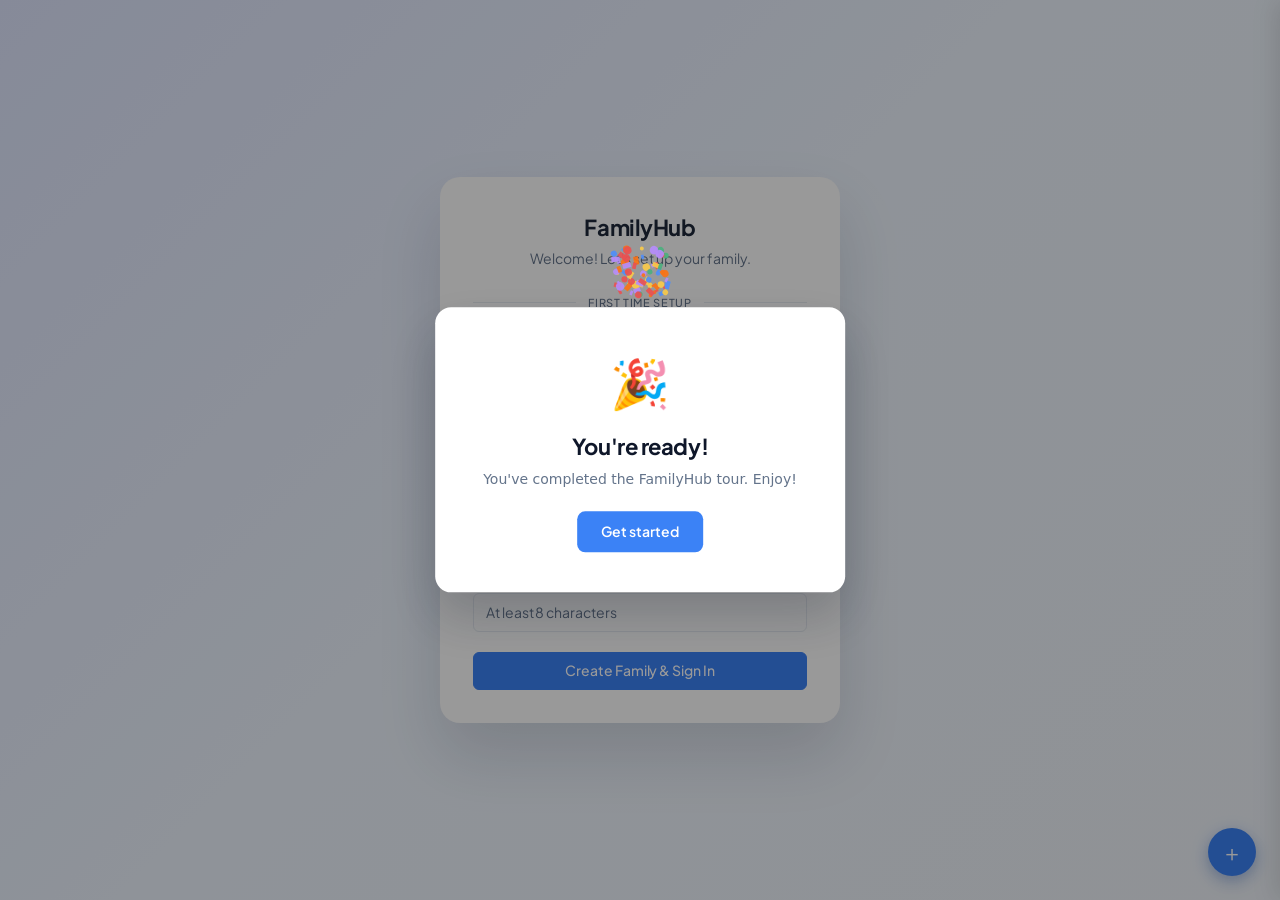
<file: index.html>
<!DOCTYPE html>
<html lang="en" data-theme="light">
<head>
  <meta charset="UTF-8" />
  <meta name="viewport" content="width=device-width, initial-scale=1.0, viewport-fit=cover" />
  <meta name="description" content="FamilyHub — Private family management &amp; knowledge app" />
  <meta name="theme-color" content="#F6F8FC" />
  <meta name="mobile-web-app-capable" content="yes" />
  <meta name="apple-mobile-web-app-capable" content="yes" />
  <meta name="apple-mobile-web-app-status-bar-style" content="default" />
  <meta name="apple-mobile-web-app-title" content="FamilyHub" />
  <!-- Force browsers and proxies never to cache this file -->
  <meta http-equiv="Cache-Control" content="no-cache, no-store, must-revalidate" />
  <meta http-equiv="Pragma" content="no-cache" />
  <meta http-equiv="Expires" content="0" />
  <!-- Build: v6.2.2 [v6.2.2] Bug audit: listener leaks, badge CSS, panel open, pre-select fixes -->

  <title>FamilyHub</title>

  <!-- PWA Manifest -->
  <link rel="manifest" href="./manifest.json" />

  <!-- Apple touch icon -->
  <link rel="apple-touch-icon" href="./icons/icon-192.png" />

  <!-- Styles (order matters: tokens → layout → components → dark) -->
  <link rel="stylesheet" href="./styles/tokens.css?v=6.0.0" />
  <link rel="stylesheet" href="./styles/layout.css?v=6.0.0" />
  <link rel="stylesheet" href="./styles/components.css?v=6.0.0" />
  <link rel="stylesheet" href="./styles/dark.css?v=6.0.0" />
</head>
<body>

<!-- ═══════════════════════════════════════════════════════════
     AUTH SCREEN
     Shown on load. Hidden after successful login.
     Blueprint §3.5 — First Run + Login flows
     ══════════════════════════════════════════════════════════ -->
<div id="auth-screen" role="main" aria-label="Sign in to FamilyHub">

  <div class="auth-card">
    <span class="auth-logo">FamilyHub</span>
    <p class="auth-subtitle" id="auth-subtitle">Welcome back</p>

    <!-- ── Auth Mode Tabs ── -->
    <div class="auth-tabs" role="tablist">
      <button class="auth-tab active" role="tab" id="tab-login"
              aria-selected="true" aria-controls="auth-form-login"
              data-auth-tab="login">Sign In</button>
      <button class="auth-tab" role="tab" id="tab-invite"
              aria-selected="false" aria-controls="auth-form-invite"
              data-auth-tab="invite">Join via Invite</button>
    </div>

    <!-- ── Login Form ── -->
    <div id="auth-form-login" role="tabpanel" aria-labelledby="tab-login">
      <div class="form-group">
        <label class="form-label" for="login-username">Username</label>
        <input class="input" type="text" id="login-username"
               autocomplete="username" autocapitalize="none"
               placeholder="Your username" />
      </div>
      <div class="form-group" style="margin-top: var(--space-3);">
        <label class="form-label" for="login-password">Password</label>
        <input class="input" type="password" id="login-password"
               autocomplete="current-password"
               placeholder="Your password" />
      </div>
      <p id="login-error" class="form-error hidden" style="margin-top: var(--space-2);"></p>
      <button class="btn btn-primary w-full" id="login-btn"
              style="margin-top: var(--space-5);">
        Sign In
      </button>
    </div>

    <!-- ── Invite Code Form ── -->
    <div id="auth-form-invite" role="tabpanel" aria-labelledby="tab-invite" class="hidden">
      <div class="form-group">
        <label class="form-label" for="invite-code">Invite Code</label>
        <input class="input" type="text" id="invite-code"
               placeholder="XXXX-XXXX" autocapitalize="characters"
               maxlength="9" style="letter-spacing: 0.08em; font-family: var(--font-mono);" />
      </div>
      <div class="form-group" style="margin-top: var(--space-3);">
        <label class="form-label" for="invite-username">Choose a Username</label>
        <input class="input" type="text" id="invite-username"
               autocomplete="username" autocapitalize="none"
               placeholder="username" />
      </div>
      <div class="form-group" style="margin-top: var(--space-3);">
        <label class="form-label" for="invite-password">Choose a Password</label>
        <input class="input" type="password" id="invite-password"
               autocomplete="new-password" placeholder="At least 8 characters" />
      </div>
      <p id="invite-error" class="form-error hidden" style="margin-top: var(--space-2);"></p>
      <button class="btn btn-primary w-full" id="invite-join-btn"
              style="margin-top: var(--space-5);">
        Join FamilyHub
      </button>
    </div>

    <!-- ── First Run Form (shown when no accounts exist) ── -->
    <div id="auth-form-firstrun" class="hidden" role="region" aria-label="First-time setup">
      <div class="divider-label">First Time Setup</div>
      <div class="form-group">
        <label class="form-label required" for="firstrun-family">Family Name</label>
        <input class="input" type="text" id="firstrun-family"
               placeholder="e.g. The Smiths" />
      </div>
      <div class="form-group" style="margin-top: var(--space-3);">
        <label class="form-label required" for="firstrun-displayname">Your Display Name</label>
        <input class="input" type="text" id="firstrun-displayname"
               placeholder="e.g. Dot" />
      </div>
      <div class="form-group" style="margin-top: var(--space-3);">
        <label class="form-label required" for="firstrun-username">Username</label>
        <input class="input" type="text" id="firstrun-username"
               autocomplete="username" autocapitalize="none"
               placeholder="Lowercase, no spaces" />
      </div>
      <div class="form-group" style="margin-top: var(--space-3);">
        <label class="form-label required" for="firstrun-password">Password</label>
        <input class="input" type="password" id="firstrun-password"
               autocomplete="new-password" placeholder="At least 8 characters" />
      </div>
      <p id="firstrun-error" class="form-error hidden" style="margin-top: var(--space-2);"></p>
      <button class="btn btn-primary w-full" id="firstrun-btn"
              style="margin-top: var(--space-5);">
        Create Family &amp; Sign In
      </button>
    </div>

    <!-- ── v32 Migration Prompt (shown when old data detected) ── -->
    <div id="auth-migration-prompt" class="hidden"
         style="margin-top: var(--space-4); padding: var(--space-3); background: var(--color-info-bg);
                border: 1px solid var(--color-info); border-radius: var(--radius-sm);">
      <p style="font-size: var(--text-sm); color: var(--color-info-text); margin-bottom: var(--space-2);">
        📦 Previous FamilyHub data found. Import it?
      </p>
      <div style="display: flex; gap: var(--space-2);">
        <button class="btn btn-primary btn-sm" id="migration-yes-btn">Import Data</button>
        <button class="btn btn-ghost btn-sm" id="migration-skip-btn">Skip</button>
      </div>
    </div>

  </div><!-- /.auth-card -->
</div><!-- /#auth-screen -->


<!-- ═══════════════════════════════════════════════════════════
     APP SHELL
     Blueprint §9.2 — CSS Grid layout
     ══════════════════════════════════════════════════════════ -->
<div id="app" aria-hidden="true">

  <!-- ── Topbar ── -->
  <header id="topbar" role="banner">
    <!-- Hamburger (mobile only) -->
    <button id="topbar-hamburger" aria-label="Open navigation" aria-expanded="false"
            aria-controls="sidebar">
      <svg width="18" height="14" viewBox="0 0 18 14" fill="none" aria-hidden="true">
        <rect y="0"  width="18" height="2" rx="1" fill="currentColor"/>
        <rect y="6"  width="18" height="2" rx="1" fill="currentColor"/>
        <rect y="12" width="18" height="2" rx="1" fill="currentColor"/>
      </svg>
    </button>

    <!-- App title -->
    <span id="topbar-title" aria-label="FamilyHub home">FamilyHub</span>

    <div id="topbar-spacer" aria-hidden="true"></div>

    <!-- Unified Search (P-17 + global overlay) — initSearchBar() populates this.
         Clicking/focusing the input opens the global search overlay (Cmd+K).
         Active filter chips remain visible below the input. -->
    <div id="topbar-search" role="search" aria-label="Search and filter"></div>

    <!-- Systray — ambient awareness bar (P-19) — initSystray() populates this -->
    <div id="topbar-systray" class="st-bar" aria-label="Awareness indicators"></div>

    <!-- Sync indicator -->
    <span id="topbar-sync-indicator" title="Sync status" aria-live="polite" aria-label="Sync status: idle">
      ○
    </span>

    <!-- Notifications -->
    <button id="topbar-notifications-btn" aria-label="Notifications"
            aria-haspopup="true" aria-expanded="false"
            aria-controls="notification-drawer">
      <svg width="16" height="16" viewBox="0 0 16 16" fill="none" aria-hidden="true">
        <path d="M8 1.5A5 5 0 003 6.5v4.25L1.5 12h13L13 10.75V6.5A5 5 0 008 1.5z"
              stroke="currentColor" stroke-width="1.4" stroke-linejoin="round"/>
        <path d="M6.5 13a1.5 1.5 0 003 0" stroke="currentColor" stroke-width="1.4"/>
      </svg>
      <span class="notif-badge" id="notif-badge" data-count="0" aria-hidden="true"></span>
    </button>

    <!-- User menu -->
    <button id="topbar-user-btn" aria-label="User menu" aria-haspopup="true">
      <div class="user-avatar" id="topbar-avatar" aria-hidden="true">?</div>
      <span id="topbar-user-name"></span>
    </button>
  </header>

  <!-- ── Tab Bar [MAJOR] — multi-view tab strip (core/tabs.js) ── -->
  <!-- Full-width, grid-row 2. Populated by initTabs() after auth. -->
  <nav id="tab-bar" aria-label="Open views">
    <!-- Populated by core/tabs.js initTabs() -->
  </nav>

  <!-- ── Breadcrumb Row (Blueprint §9.2 — separate row below tab bar) ── -->
  <nav id="breadcrumb-row" aria-label="Breadcrumb">
    <button id="breadcrumb-back-btn" disabled aria-label="Go back">
      ← Back
    </button>
    <button id="breadcrumb-fwd-btn" disabled aria-label="Go forward">
      Forward →
    </button>
    <span id="breadcrumb-trail" style="display: flex; align-items: center; gap: var(--space-1);">
      <!-- Populated by router.js -->
    </span>
  </nav>

  <!-- ── Sidebar ── -->
  <nav id="sidebar" aria-label="Main navigation">

    <!-- Family name header -->
    <div class="sidebar-family-name" id="sidebar-family-name">FamilyHub</div>

    <!-- CS-02: Context Switcher — order driven by contextOrder setting -->
    <div id="context-switcher" style="padding:8px 16px 4px;margin-bottom:4px;">
      <div id="ctx-buttons" style="display:flex;gap:3px;background:rgba(0,0,0,0.04);border-radius:8px;padding:3px;">
        <!-- Populated dynamically by boot JS based on contextOrder setting -->
      </div>
      <div id="ctx-label" style="text-align:center;font-size:10px;color:rgba(0,0,0,0.30);margin-top:4px;letter-spacing:0.08em;text-transform:uppercase;">All Contexts</div>
    </div>

    <!-- Nav items (Blueprint §4.2 — complete list) -->
    <ul class="sidebar-nav" role="list">

      <!-- Primary views -->
      <li role="listitem">
        <button class="nav-item" data-view="dashboard"
                aria-label="Dashboard">
          <span class="nav-item-icon" aria-hidden="true">🏠</span>
          <span class="nav-item-label">Dashboard</span>
        </button>
      </li>
      <li role="listitem">
        <button class="nav-item" data-view="daily"
                aria-label="Daily Review">
          <span class="nav-item-icon" aria-hidden="true">☀️</span>
          <span class="nav-item-label">Daily Review</span>
        </button>
      </li>
      <li role="listitem">
        <button class="nav-item" data-view="kanban"
                aria-label="Tasks and Kanban board">
          <span class="nav-item-icon" aria-hidden="true">✅</span>
          <span class="nav-item-label">Tasks</span>
        </button>
      </li>
      <li role="listitem">
        <button class="nav-item" data-view="projects"
                aria-label="Projects">
          <span class="nav-item-icon" aria-hidden="true">📁</span>
          <span class="nav-item-label">Projects</span>
        </button>
      </li>
      <li role="listitem">
        <button class="nav-item" data-view="calendar"
                aria-label="Calendar">
          <span class="nav-item-icon" aria-hidden="true">📅</span>
          <span class="nav-item-label">Calendar</span>
        </button>
      </li>
      <li role="listitem">
        <button class="nav-item" data-view="activity-center"
                aria-label="Activity Wall">
          <span class="nav-item-icon" aria-hidden="true">🔔</span>
          <span class="nav-item-label">Activity Wall</span>
        </button>
      </li>
      <li role="listitem">
        <button class="nav-item" data-view="messages"
                aria-label="Messages">
          <span class="nav-item-icon" aria-hidden="true">💬</span>
          <span class="nav-item-label">Messages</span>
          <span class="nav-item-badge" id="messages-nav-badge"
                aria-label="unread messages"
                style="display:none"></span>
        </button>
      </li>

      <!-- Tools / Trackers -->
      <li role="listitem" aria-hidden="true">
        <div class="sidebar-section-label">Trackers</div>
      </li>
      <li role="listitem">
        <button class="nav-item" data-view="budget"
                aria-label="Budget and expenses">
          <span class="nav-item-icon" aria-hidden="true">💰</span>
          <span class="nav-item-label">Budget</span>
        </button>
      </li>
      <li role="listitem">
        <button class="nav-item" data-view="recipes"
                aria-label="Recipes and meal planner">
          <span class="nav-item-icon" aria-hidden="true">🍽️</span>
          <span class="nav-item-label">Recipes</span>
        </button>
      </li>
      <li role="listitem">
        <button class="nav-item" data-view="documents"
                aria-label="Documents and expiry tracker">
          <span class="nav-item-icon" aria-hidden="true">📄</span>
          <span class="nav-item-label">Documents</span>
        </button>
      </li>
      <li role="listitem">
        <button class="nav-item" data-view="contacts"
                aria-label="Contacts">
          <span class="nav-item-icon" aria-hidden="true">📇</span>
          <span class="nav-item-label">Contacts</span>
        </button>
      </li>
      <li role="listitem">
        <button class="nav-item" data-view="gallery"
                aria-label="Photo gallery">
          <span class="nav-item-icon" aria-hidden="true">🖼️</span>
          <span class="nav-item-label">Gallery</span>
        </button>
      </li>
      <li role="listitem">
        <button class="nav-item" data-view="reminders"
                aria-label="Reminders">
          <span class="nav-item-icon" aria-hidden="true">🔔</span>
          <span class="nav-item-label">Reminders</span>
        </button>
      </li>

      <!-- Entity Types (Blueprint §4.2) -->
      <li role="listitem" aria-hidden="true">
        <div class="sidebar-section-label">Collections</div>
      </li>
      <li role="listitem">
        <button class="nav-item" data-view="entity-type" data-entity-type="idea"
                data-label="Ideas" aria-label="Ideas">
          <span class="nav-item-icon" aria-hidden="true">💡</span>
          <span class="nav-item-label">Ideas</span>
        </button>
      </li>
      <li role="listitem">
        <button class="nav-item" data-view="entity-type" data-entity-type="research"
                data-label="Research" aria-label="Research">
          <span class="nav-item-icon" aria-hidden="true">🔬</span>
          <span class="nav-item-label">Research</span>
        </button>
      </li>
      <li role="listitem">
        <button class="nav-item" data-view="entity-type" data-entity-type="book"
                data-label="Books" aria-label="Books">
          <span class="nav-item-icon" aria-hidden="true">📚</span>
          <span class="nav-item-label">Books</span>
        </button>
      </li>
      <li role="listitem">
        <button class="nav-item" data-view="entity-type" data-entity-type="trip"
                data-label="Trips" aria-label="Trips">
          <span class="nav-item-icon" aria-hidden="true">✈️</span>
          <span class="nav-item-label">Trips</span>
        </button>
      </li>
      <li role="listitem">
        <button class="nav-item" data-view="entity-type" data-entity-type="place"
                data-label="Places" aria-label="Places">
          <span class="nav-item-icon" aria-hidden="true">📍</span>
          <span class="nav-item-label">Places</span>
        </button>
      </li>
      <li role="listitem">
        <button class="nav-item" data-view="entity-type" data-entity-type="weblink"
                data-label="Web Links" aria-label="Web Links">
          <span class="nav-item-icon" aria-hidden="true">🔗</span>
          <span class="nav-item-label">Web Links</span>
        </button>
      </li>
      <!-- Custom entity types inserted here dynamically by boot sequence -->
      <li id="sidebar-custom-types-anchor" role="listitem" aria-hidden="true" style="display:none"></li>

      <!-- Manage -->
      <li role="listitem" aria-hidden="true">
        <div class="sidebar-section-label">Manage</div>
      </li>
      <li role="listitem">
        <button class="nav-item" data-view="object-studio"
                aria-label="Object Studio — manage entity types">
          <span class="nav-item-icon" aria-hidden="true">🧩</span>
          <span class="nav-item-label">Object Studio</span>
        </button>
      </li>

    </ul><!-- /.sidebar-nav -->

    <!-- Sidebar footer: Settings + Logout -->
    <div class="sidebar-footer">
      <button class="nav-item" data-view="settings" aria-label="Settings">
        <span class="nav-item-icon" aria-hidden="true">⚙️</span>
        <span class="nav-item-label">Settings</span>
      </button>
      <button class="sidebar-logout-btn" id="sidebar-logout-btn" aria-label="Sign out">
        <span style="font-size: 0.9rem;" aria-hidden="true">↗</span>
        Sign Out
      </button>
    </div>

  </nav><!-- /#sidebar -->

  <!-- Mobile sidebar overlay -->
  <div id="sidebar-overlay" aria-hidden="true"></div>

  <!-- ── Main Content ── -->
  <main id="main" role="main" aria-label="Main content" tabindex="-1">

    <!-- All view shells (empty, hidden by default) -->
    <!-- Each activated by router.js adding class="active" -->

    <!-- Dashboard -->
    <div id="view-dashboard" class="view" role="region" aria-label="Dashboard"
         aria-hidden="true">
      <!-- Populated by views/dashboard.js -->
    </div>

    <!-- Daily Review -->
    <div id="view-daily" class="view" role="region" aria-label="Daily Review"
         aria-hidden="true">
      <!-- Populated by views/daily.js -->
    </div>

    <!-- Kanban Task Board -->
    <div id="view-kanban" class="view" role="region" aria-label="Tasks"
         aria-hidden="true">
      <!-- Populated by views/kanban.js -->
    </div>

    <!-- Calendar -->
    <div id="view-calendar" class="view" role="region" aria-label="Calendar"
         aria-hidden="true">
      <!-- Populated by views/calendar.js -->
    </div>

    <!-- Activity Wall -->
    <div id="view-activity-center" class="view" role="region" aria-label="Activity Wall"
         aria-hidden="true">
      <!-- Populated by views/family-wall.js (Activity Wall) -->
    </div>


    <!-- Notes -->
    <div id="view-notes" class="view" role="region" aria-label="Notes"
         aria-hidden="true">
      <!-- Populated by views/notes.js -->
    </div>

    <!-- Projects -->
    <div id="view-projects" class="view" role="region" aria-label="Projects"
         aria-hidden="true">
      <!-- Populated by views/projects.js -->
    </div>

    <!-- Knowledge Graph (Blueprint §9.2 — 3-column layout when active) -->
    <!-- graph-canvas.js, graph filter panel, and entity panel integrate here -->
    <div id="view-graph" class="view" role="region" aria-label="Knowledge Graph"
         aria-hidden="true">
      <!-- Graph canvas and entity panel populated by entity-panel.js _openGraphView() -->
    </div>

    <!-- Budget -->
    <div id="view-budget" class="view" role="region" aria-label="Budget"
         aria-hidden="true">
      <!-- Populated by views/budget.js -->
    </div>

    <!-- Recipes -->
    <div id="view-recipes" class="view" role="region" aria-label="Recipes"
         aria-hidden="true">
      <!-- Populated by views/recipes.js -->
    </div>

    <!-- Documents -->
    <div id="view-documents" class="view" role="region" aria-label="Documents"
         aria-hidden="true">
      <!-- Populated by views/documents.js -->
    </div>

    <!-- Contacts -->
    <div id="view-contacts" class="view" role="region" aria-label="Contacts"
         aria-hidden="true">
      <!-- Populated by views/contacts.js -->
    </div>

    <!-- Gallery -->
    <div id="view-gallery" class="view" role="region" aria-label="Gallery"
         aria-hidden="true">
      <!-- Populated by views/gallery.js -->
    </div>

    <!-- Generic Entity Type View (Ideas, Trips, Books, etc.) -->
    <div id="view-entity-type" class="view" role="region" aria-label="Entity type view"
         aria-hidden="true">
      <!-- Populated by views/entity-type-view.js — receives entityType param -->
    </div>

    <!-- Object Studio — type management dashboard -->
    <div id="view-object-studio" class="view" role="region" aria-label="Object Studio"
         aria-hidden="true">
      <!-- Populated by views/object-studio.js -->
    </div>

    <!-- Messages -->
    <div id="view-messages" class="view" role="region" aria-label="Messages"
         aria-hidden="true">
      <span class="sr-only" id="messages-view-desc">Direct messages between family members</span>
    </div>

    <!-- Settings -->
    <div id="view-settings" class="view" role="region" aria-label="Settings"
         aria-hidden="true">
      <!-- Populated by views/settings.js -->
    </div>

    <!-- [v5.3.1] Reminders view -->
    <div id="view-reminders" class="view" role="region" aria-label="Reminders"
         aria-hidden="true">
      <!-- Populated by views/reminders.js -->
    </div>

    <!-- [v5.3.1] Reminder Analytics view -->
    <div id="view-reminder-analytics" class="view" role="region" aria-label="Reminder Analytics"
         aria-hidden="true">
      <!-- Populated by views/reminder-analytics.js -->
    </div>

  </main><!-- /#main -->

</div><!-- /#app -->


<!-- ═══════════════════════════════════════════════════════════
     GLOBAL OVERLAYS
     Outside #app so they sit above all layout layers.
     ══════════════════════════════════════════════════════════ -->

<!-- ── Entity Panel Backdrop ── -->
<div id="entity-panel-backdrop" aria-hidden="true"></div>

<!-- ── Entity Panel (centered modal) ── -->
<aside id="entity-panel" role="dialog" aria-modal="true" aria-label="Entity details"
       aria-hidden="true">
  <div id="entity-panel-header">
    <!-- Built dynamically by components/entity-panel.js _renderHeader() -->
  </div>
  <div id="entity-panel-body">
    <!-- Populated dynamically by components/entity-panel.js -->
  </div>
</aside>

<!-- ── Notification Drawer ── -->
<div id="notification-drawer" role="dialog" aria-label="Notifications"
     aria-modal="false">
  <div style="display: flex; align-items: center; justify-content: space-between;
              padding: var(--space-3) var(--space-4); border-bottom: 1px solid var(--color-border);
              flex-shrink: 0;">
    <span style="font-weight: var(--weight-semibold); font-size: var(--text-sm);">Notifications</span>
    <button class="btn-icon" id="notif-mark-all-read" aria-label="Mark all as read"
            style="font-size: var(--text-xs); width: auto; padding: var(--space-1) var(--space-2);">
      Mark all read
    </button>
  </div>
  <div id="notification-list" class="scroll-y" style="flex: 1; overflow-y: auto;">
    <!-- Populated by components/notification-drawer.js -->
    <div class="empty-state" style="padding: var(--space-8);">
      <div class="empty-state-icon">🔔</div>
      <div class="empty-state-title">No notifications</div>
    </div>
  </div>
</div>

<!-- ── Global Search / Command Palette ── -->
<div id="search-overlay" role="dialog" aria-label="Search" aria-modal="true"
     aria-hidden="true" inert>
  <div id="search-palette">
    <div style="display: flex; align-items: center; gap: var(--space-2);
                padding: var(--space-3) var(--space-4);
                border-bottom: 1px solid var(--color-border);">
      <svg width="14" height="14" viewBox="0 0 14 14" fill="none" aria-hidden="true"
           style="color: var(--color-text-muted); flex-shrink: 0;">
        <circle cx="6" cy="6" r="5" stroke="currentColor" stroke-width="1.5"/>
        <path d="M10 10L13 13" stroke="currentColor" stroke-width="1.5" stroke-linecap="round"/>
      </svg>
      <input type="text" id="search-input" class="input"
             placeholder='Search or type "> " for commands…'
             autocomplete="off" autocorrect="off" spellcheck="false"
             aria-label="Search"
             style="border: none; box-shadow: none; padding: 0; font-size: var(--text-base);
                    background: transparent;" />
      <kbd aria-label="Escape to close" style="flex-shrink: 0;">Esc</kbd>
    </div>
    <div id="search-results" class="scroll-y"
         style="overflow-y: auto; max-height: 360px;"
         role="listbox" aria-label="Search results">
      <!-- Populated by components/search.js -->
    </div>
  </div>
</div>

<!-- ── Keyboard Shortcuts Help Overlay ── -->
<div id="shortcuts-overlay" role="dialog" aria-label="Keyboard shortcuts"
     aria-modal="true" aria-hidden="true" inert>
  <div class="shortcuts-panel">
    <div class="shortcuts-header">
      <h2 class="shortcuts-title">Keyboard Shortcuts</h2>
      <button class="btn-icon" id="shortcuts-close" aria-label="Close shortcuts">✕</button>
    </div>
    <!-- P-32: search input filters shortcuts by name -->
    <div class="shortcuts-search-wrap">
      <input type="text" id="shortcuts-search" class="input"
             placeholder="Filter shortcuts…" autocomplete="off"
             aria-label="Filter keyboard shortcuts" />
    </div>
    <!-- P-32: populated dynamically from hotkeyService.getAll() -->
    <div id="shortcuts-list" class="shortcuts-list" role="list">
      <!-- Fallback static list (shown before hotkeyService boots) -->
      <div class="shortcuts-group">
        <div class="shortcuts-group-label">Global</div>
        <div class="shortcuts-row"><kbd>⌘K</kbd><span>Open command palette</span></div>
        <div class="shortcuts-row"><kbd>?</kbd><span>Show this overlay</span></div>
        <div class="shortcuts-row"><kbd>Esc</kbd><span>Close overlay / panel</span></div>
        <div class="shortcuts-row"><kbd>⌘Z</kbd><span>Undo entity delete (8 sec)</span></div>
        <div class="shortcuts-row"><kbd>⌘S</kbd><span>Save entity panel</span></div>
      </div>
      <div class="shortcuts-group">
        <div class="shortcuts-group-label">Navigation</div>
        <div class="shortcuts-row"><kbd>D</kbd><span>Go to Daily Review</span></div>
        <div class="shortcuts-row"><kbd>K</kbd><span>Go to Kanban</span></div>
        <div class="shortcuts-row"><kbd>C</kbd><span>Go to Calendar</span></div>
      </div>
      <div class="shortcuts-group">
        <div class="shortcuts-group-label">Create</div>
        <div class="shortcuts-row"><kbd>N</kbd><span>New Note</span></div>
        <div class="shortcuts-row"><kbd>T</kbd><span>New Task</span></div>
        <div class="shortcuts-row"><kbd>E</kbd><span>New Event</span></div>
        <div class="shortcuts-row"><kbd>+</kbd><span>Toggle FAB menu</span></div>
      </div>
    </div>
    <div class="shortcuts-footer">
      <span id="shortcuts-platform"></span>
    </div>
  </div>
</div>

<!-- ── FAB (Floating Action Button) Blueprint §5.3 ── -->
<div id="fab" aria-label="Quick create" role="region">
  <!-- Radial menu items (hidden until expanded) -->
  <div class="fab-radial" role="list">
    <div class="fab-radial-item" role="listitem">
      <span class="fab-radial-label">Task</span>
      <button class="fab-radial-btn" data-fab-type="task"
              aria-label="New Task">✅</button>
    </div>
    <div class="fab-radial-item" role="listitem">
      <span class="fab-radial-label">Note</span>
      <button class="fab-radial-btn" data-fab-type="note"
              aria-label="New Note">📝</button>
    </div>
    <div class="fab-radial-item" role="listitem">
      <span class="fab-radial-label">Event</span>
      <button class="fab-radial-btn" data-fab-type="event"
              aria-label="New Event">📅</button>
    </div>
    <div class="fab-radial-item" role="listitem">
      <span class="fab-radial-label">Post</span>
      <button class="fab-radial-btn" data-fab-type="post"
              aria-label="New Post">📌</button>
    </div>
    <div class="fab-radial-item" role="listitem">
      <span class="fab-radial-label">Idea</span>
      <button class="fab-radial-btn" data-fab-type="idea"
              aria-label="New Idea">💡</button>
    </div>
    <div class="fab-radial-item" role="listitem">
      <span class="fab-radial-label">More…</span>
      <button class="fab-radial-btn" data-fab-type="more"
              aria-label="More entity types">＋</button>
    </div>
  </div>

  <!-- Main FAB button -->
  <button id="fab-main-btn" aria-label="Create new entity"
          aria-expanded="false" aria-haspopup="true">
    ＋
  </button>
</div>

<!-- ── Toast Container ── -->
<div id="toast-container" aria-live="polite" aria-atomic="false"></div>

<!-- ── Update Banner ── -->
<div id="update-banner" role="alert" aria-live="assertive" aria-atomic="true">
  <span>🎉 Update available</span>
  <button class="btn btn-primary btn-sm" id="update-reload-btn">Reload</button>
  <button class="btn btn-ghost btn-sm" id="update-dismiss-btn"
          style="color: rgba(255,255,255,0.7);">Later</button>
</div>


<!-- ═══════════════════════════════════════════════════════════
     MODULE IMPORTS
     All core modules loaded as ES modules.
     Blueprint §1.2 — No bundler, no framework.
     Blueprint §13.1 — No global functions; only window.FH is global.
     ══════════════════════════════════════════════════════════ -->
<script type="module">
  /**
   * FamilyHub v3.0 — App Bootstrap
   * This is the only <script> in index.html.
   * All logic lives in ES modules imported below.
   * P-01: buildEnv() wires registry+env before auth.
   */

  // ── Core imports ──────────────────────────────────────────
  import './views/dashboard.js';                              // registers 'dashboard' view
  import './views/daily.js';                                  // registers 'daily' view
  import './views/kanban.js';                                 // registers 'kanban' view
  import './views/calendar.js';                               // registers 'calendar' view
  import './views/family-wall.js';                            // registers 'activity-center' view
  import './views/messages.js';                               // registers 'messages' view
  import './views/notes.js';                                  // V-01: registers 'notes' view
  import './views/projects.js';                               // V-02: registers 'projects' view
  import './views/settings.js';                               // V-03: registers 'settings' view
  import './views/generic-list.js';                            // V-04: registers 6 generic list views
  import './views/entity-type.js';                           // 2-A: generic entity type view (Collections)
  import './views/object-studio.js';                         // 2-B: Capacities-style Object Studio
  import './views/stub-views.js';                             // registers placeholder views
  import { on, emit, EVENTS }        from './core/events.js';
  import { navigate, wireNavItems, handleInitialHash, VIEW_KEYS, openInNewTab, getCurrentView }
                                     from './core/router.js';
  import { initDB }                  from './core/db.js';
  import { initGraphEngine }         from './core/graph-engine.js';
  import { initEntityPanel }         from './components/entity-panel.js';
  import { initEntityForm }          from './components/entity-form.js';
  import { initFab }                 from './components/fab.js';
  import { initSearch }              from './components/search.js';
  import { initAuth, getAccount }    from './core/auth.js';
  import { initContext }             from './core/context.js';   // CS-01
  import { initBanner }        from './core/banner.js';             // [v6.0.2] global context+focus banner
  import { initGamification } from './services/gamification.js';   // [v6.1.0] gamification engine
  import { buildEnv }                from './core/env.js';      // P-01
  import { initTabs }                from './core/tabs.js';     // [MAJOR] tab system
  import { dataServiceDescriptor }    from './core/db.js';        // P-06
  import { effectsServiceDescriptor } from './services/effects.js'; // P-12
  import { themeServiceDescriptor }   from './services/theme.js';   // P-13
  import { syncServiceDescriptor }    from './services/sync.js';    // P-14
  import { initSearchBar }            from './components/search-bar.js';      // P-17
  import { initCommandPalette }       from './components/command-palette.js'; // P-18
  import { initSystray }              from './components/systray.js';          // P-19
  import { initTimerPanel }              from './components/timer-panel.js'; // [v6.3.0] timer panel + alarm overlay
  import { notificationServiceDescriptor } from './services/notification.js'; // P-07
  import { dialogServiceDescriptor }      from './services/dialog.js';       // P-08
  import { hotkeyServiceDescriptor }      from './services/hotkey.js';       // P-09
  import { historyServiceDescriptor }     from './services/history.js';      // P-10
  import { commandServiceDescriptor }     from './services/command.js';      // P-11
  import { initActivityService, seedActivityFeed } from './services/activity.js';
  import { initKLRE }                from './services/klre-engine.js'; // [KLRE v6.6.0]
  import { runWeeklyProjectDigest }               from './views/projects.js'; // [F4] Weekly Project Digest
  import { initTimeTracker }              from './services/time-tracker.js'; // [MAJOR] time tracking
  // [v5.3.1] Reminder system
  import { initReminderService,
           reminderServiceDescriptor }   from './services/reminder.js';
  import { mountAlertDrawer }           from './components/alert-card.js';
  import './views/reminders.js';         // registers 'reminders' view
  // [v5.3.1] Phase 3 services
  import { initAutoRulesEngine }        from './services/auto-reminder-rules.js';
  import './views/reminder-analytics.js'; // [v5.3.1] registers 'reminder-analytics' view
  import { initRecurrenceService }      from './services/recurrence.js'; // [v5.3.1]
  import { serviceRegistry }          from './core/registry.js';
  import { showToast, toast }        from './core/toast.js';
  import { mountDebugPanel }          from './core/debug.js';   // P-29
  import { startTour, isTourComplete }               from './core/tour.js';  // P-31
  import { initPWA }                   from './core/pwa.js';    // P-33

  // ── App initialisation ────────────────────────────────────
  async function initApp() {
    try {
      // 1. Theme: apply saved preference before any paint
      const savedTheme = localStorage.getItem('fh_theme') || 'light';
      document.documentElement.setAttribute('data-theme', savedTheme);

      // 2. Wire mobile hamburger (nav items wired post-login by auth.js → _showApp)
      const hamburger = document.getElementById('topbar-hamburger');
      const sidebar   = document.getElementById('sidebar');
      const overlay   = document.getElementById('sidebar-overlay');

      if (hamburger && sidebar && overlay) {
        hamburger.addEventListener('click', () => {
          const isOpen = sidebar.classList.toggle('open');
          overlay.classList.toggle('visible', isOpen);
          hamburger.setAttribute('aria-expanded', String(isOpen));
        });
        overlay.addEventListener('click', () => {
          sidebar.classList.remove('open');
          overlay.classList.remove('visible');
          hamburger.setAttribute('aria-expanded', 'false');
        });
      }

      // 3. Entity panel close button — handled by components/entity-panel.js
      const panel = document.getElementById('entity-panel');

      // 3b. Click-outside-to-close panel: clicking main area or sidebar nav closes it.
      //     Professional UX standard (Linear, Notion, Figma side panels).
      //     Only fires when panel is open and click is NOT inside panel or any overlay.
      {
        const _mainEl    = document.getElementById('main');
        const _sidebarEl = document.getElementById('sidebar');
        const _panelEl   = document.getElementById('entity-panel');

        const _maybeClosePanel = (e) => {
          if (!_panelEl?.classList.contains('open')) return;
          if (_panelEl.contains(e.target)) return;
          // Don't close if a modal/overlay is open on top
          if (e.target.closest('.modal-overlay,.te-overlay,.ef-overlay,.os-wizard-overlay')) return;
          import('./components/entity-panel.js').then(m => m.closePanel()).catch(() => {});
        };

        if (_mainEl)    _mainEl.addEventListener('click', _maybeClosePanel, true);
        if (_sidebarEl) _sidebarEl.addEventListener('click', _maybeClosePanel, true);
      }

      // 4. Search overlay — handled by components/search.js (initSearch())

      // 5. Wire notifications drawer
      const notifsBtn    = document.getElementById('topbar-notifications-btn');
      const notifsDrawer = document.getElementById('notification-drawer');

      if (notifsBtn && notifsDrawer) {
        notifsBtn.addEventListener('click', (e) => {
          e.stopPropagation();
          const isOpen = notifsDrawer.classList.toggle('open');
          notifsBtn.setAttribute('aria-expanded', String(isOpen));
        });
        document.addEventListener('click', (e) => {
          if (!notifsDrawer.contains(e.target) && e.target !== notifsBtn) {
            notifsDrawer.classList.remove('open');
            notifsBtn.setAttribute('aria-expanded', 'false');
          }
        });
      }

      // 6. FAB — handled by components/fab.js (initFab())

      // 7. Keyboard shortcuts (Blueprint §9.3)
      // Handled by hotkeyService (P-07) after buildEnv() runs.
      // Cmd+Z undo handled below (must run before hotkey service to pop undo stack first).

      // Cmd+Z — undo delete (always, even in text fields)
      // Global undo-delete stack — populated by entity-panel._confirmDelete()
      const _undoStack = [];
      const UNDO_TTL = 8000; // ms

      // Initialize window.FH early so entity-panel can call _pushUndoDelete
      // (the full FH object is completed later at boot sequence end)
      window.FH = window.FH || {};
      window.FH.version = '6.9.6'; // [N51 fix] exposed for debugging and service worker checks

      window.FH._pushUndoDelete = ({ snapshot, entityLabel, entityTitle }) => {
        const entry = { snapshot, entityLabel, entityTitle, ts: Date.now() };
        _undoStack.push(entry);
        showToast(`“${entityTitle}” deleted`, 'warn', {
          duration: UNDO_TTL,
          action: { label: 'Undo', onClick: () => _performUndo(entry) },
        });
        setTimeout(() => {
          const idx = _undoStack.indexOf(entry);
          if (idx !== -1) _undoStack.splice(idx, 1);
        }, UNDO_TTL);
      };

      async function _performUndo(entry) {
        if (!entry?.snapshot) return;
        try {
          const { saveEntity } = await import('./core/db.js');
          await saveEntity({ ...entry.snapshot, deleted: false, updatedAt: new Date().toISOString() });
          showToast(`“${entry.entityTitle}” restored`, 'success');
          const idx = _undoStack.indexOf(entry);
          if (idx !== -1) _undoStack.splice(idx, 1);
        } catch (err) {
          console.error('[undo] Restore failed:', err);
          showToast('Could not restore — please check your data', 'error');
        }
      }

      document.addEventListener('keydown', (e) => {
        if ((e.metaKey || e.ctrlKey) && e.key === 'z' && !e.shiftKey) {
          const entry = _undoStack.pop();
          if (entry) {
            // stopImmediatePropagation so hotkeyService doesn't also fire history.undo()
            e.stopImmediatePropagation();
            e.preventDefault();
            _performUndo(entry);
          }
        }
      });

      // Handle SW_UPDATED message from service worker (P-20)
      // Only show the toast if there was already a controlling SW when the page loaded
      // (i.e. this is a genuine update, not a first-time SW installation).
      // Without this guard, the toast fires on every fresh page load after a new SW activates.
      if ('serviceWorker' in navigator) {
        const _hadControllerAtLoad = !!navigator.serviceWorker.controller;
        navigator.serviceWorker.addEventListener('message', (e) => {
          if (e.data?.type === 'SW_UPDATED' && _hadControllerAtLoad) {
            showToast('Update available — reload to get the latest version', 'info', {
              duration: 0,
              action: { label: 'Reload', onClick: () => window.location.reload() },
            });
          }
        });
      }

      // 8. Shortcuts overlay close button
      const shortcutsClose = document.getElementById('shortcuts-close');
      if (shortcutsClose) {
        shortcutsClose.addEventListener('click', () => {
          const so = document.getElementById('shortcuts-overlay');
          if (so) {
            so.classList.remove('open');
            so.setAttribute('aria-hidden', 'true');
            so.setAttribute('inert', '');
          }
        });
      }

      // 9. Auth screen tab switching (shell-level — auth.js also wires its own forms)
      document.querySelectorAll('[data-auth-tab]').forEach(btn => {
        btn.addEventListener('click', () => {
          const tab = btn.dataset.authTab;
          document.querySelectorAll('[data-auth-tab]').forEach(b => {
            b.classList.toggle('active', b.dataset.authTab === tab);
            b.setAttribute('aria-selected', String(b.dataset.authTab === tab));
          });
          document.getElementById('auth-form-login')?.classList.toggle('hidden', tab !== 'login');
          document.getElementById('auth-form-invite')?.classList.toggle('hidden', tab !== 'invite');
        });
      });

      // 10. Initialise IndexedDB, build env (P-01), then Auth
      //     buildEnv() resolves all registered services in dependency order.
      //     auth.js determines: first-run | login screen | resume session.
      await initDB();
      await initGraphEngine();
      // Register services in dependency order before buildEnv() resolves them
      // P-06: data (no deps) — registered first, all services may depend on it
      serviceRegistry.add('data',         dataServiceDescriptor);
      // P-12: effects (no deps)
      serviceRegistry.add('effects',      effectsServiceDescriptor);
      // P-13: theme (needs data)
      serviceRegistry.add('theme',        themeServiceDescriptor);
      // P-14: sync (no deps)
      serviceRegistry.add('sync',         syncServiceDescriptor);
      // P-07: notification (no deps) — must be early, others depend on it
      serviceRegistry.add('notification', notificationServiceDescriptor);
      // P-08: dialog (needs notification)
      serviceRegistry.add('dialog',       dialogServiceDescriptor);
      // P-09: hotkey (no deps)
      serviceRegistry.add('hotkey',       hotkeyServiceDescriptor);
      // P-10: history (needs notification + hotkey)
      serviceRegistry.add('history',      historyServiceDescriptor);
      // P-11: command (no deps)
      serviceRegistry.add('command',      commandServiceDescriptor);
      // [v5.3.1] Reminder service (depends on data + notification)
      serviceRegistry.add('reminder',     reminderServiceDescriptor);

      // P-01: Build the shared environment object (registry + services)
      const env = await buildEnv();

      // Expose env on window.FH for debugging and inter-module use
      // (will be overwritten below with full FH object)
      window._fhEnv = env;

      // P-29: mount debug overlay if ?debug=true
      if (env.debug) mountDebugPanel(env);

      // P-33: init PWA install prompt handler
      initPWA(env);

      initEntityPanel();
      initEntityForm();
      initFab();
      initSearch();
      initSearchBar();                    // P-17: faceted search bar
      initCommandPalette(env);            // P-18: command palette
      initSystray(env);                   // P-19: systray awareness bar
      await initAuth();
      // [MAJOR] Init tab system — renders tab bar using already-imported navigate + getCurrentView.
      // await needed: initTabs is async to load per-account pinned tabs from IDB.
      try {
        const _tabAcct = getAccount();
        await initTabs({ navigate, getCurrentView, accountId: _tabAcct?.id || null });
      } catch (tabErr) {
        console.error('[tabs] initTabs failed:', tabErr);
      }
      initContext();                       // CS-01: restore active context from localStorage
      initBanner();                        // [v6.0.2] global context + focus mode banner
      initGamification().catch(e => console.warn('[boot] gamification init:', e)); // [v6.1.0]
      initActivityService(); // [MAJOR] system activity feed (after auth so getAccount() works)
      seedActivityFeed();    // [minor] backfill activity cards from existing entities
      initTimeTracker();     // [MAJOR] time tracking service — restores active sessions
      initTimerPanel();      // [v6.2.0] floating timer panel
      initKLRE().catch(e => console.warn('[boot] KLRE init failed:', e)); // [KLRE v6.6.0] non-blocking
      // Wire topbar timer button
      // Timer panel opened via systray timer item (no separate topbar button — v6.3.0)
      initReminderService(); // [v5.3.1] reminder scheduler + SW sync
      initRecurrenceService(); // [v5.3.1] recurring task ghost-instance scheduler
      mountAlertDrawer();    // [v5.3.1] alert drawer component
      initAutoRulesEngine(); // [v5.3.1] auto-rules engine — triggers reminders on entity events
      // [F4] Weekly Project Digest — runs max once per 6 days (Sunday evening trigger)
      setTimeout(() => { try { runWeeklyProjectDigest(); } catch(e) { console.warn('[digest]', e); } }, 3000);

      // [v5.3.1] NEW-C-05 fix: Deep-link handler for push notification taps
      // SW notificationclick opens /?open=TYPE:ID when no window is open
      // Must run AFTER navigate(startView) so the app is fully rendered first
      {
        const _openParam = new URLSearchParams(window.location.search).get('open');
        if (_openParam && _openParam.includes(':')) {
          const [_openType, _openId] = _openParam.split(':');
          if (_openId) {
            // Brief defer so app renders before panel opens
            setTimeout(async () => {
              const { openPanel } = await import('./components/entity-panel.js');
              openPanel(_openId).catch(console.error);
            }, 400);
          }
        }
      }

      // CS-02: Wire context switcher — order from contextOrder setting
      {
        const { setActiveContext, getActiveContext } = await import('./core/context.js');
        const { getAccount: _getAcct } = await import('./core/auth.js');
        const { on: _ctxOn } = await import('./core/events.js');
        const { getSetting } = await import('./core/db.js');

        const CTX_LABELS = { all: 'All Contexts', family: 'Family', personal: 'Personal', business: 'Business' };
        const CTX_ICONS  = { all: 'ALL', family: '🏠', personal: '👤', business: '💼' };
        const CTX_COLORS = { all: '#3B82F6', family: '#0891b2', personal: '#7c3aed', business: '#b45309' };
        const DEFAULT_ORDER = ['all', 'family', 'personal', 'business'];

        async function _buildSwitcherButtons() {
          let order = DEFAULT_ORDER;
          try {
            const saved = await getSetting('contextOrder');
            if (Array.isArray(saved) && saved.length === 4) order = saved;
          } catch {}

          const acct = _getAcct();
          const isFullAccess = !acct || acct.role === 'admin' || acct.role === 'parent';

          const ctxBtns = document.getElementById('ctx-buttons');
          if (!ctxBtns) return;
          ctxBtns.innerHTML = '';

          for (const ctx of order) {
            if (!isFullAccess && (ctx === 'personal' || ctx === 'business')) continue;
            const btn = document.createElement('button');
            btn.className = 'ctx-btn';
            btn.dataset.ctx = ctx;
            const isAll = ctx === 'all';
            btn.style.cssText = 'flex:1;padding:6px 4px;border-radius:6px;border:none;cursor:pointer;font-size:' + (isAll ? '11' : '13') + 'px;font-weight:600;background:transparent;color:#475569;transition:all .15s;';
            btn.textContent = CTX_ICONS[ctx];
            btn.title = CTX_LABELS[ctx];
            btn.addEventListener('click', () => setActiveContext(ctx));
            ctxBtns.appendChild(btn);
          }
          _updateSwitcherUI(getActiveContext());
        }

        function _updateSwitcherUI(ctx) {
          const label = document.getElementById('ctx-label');
          const isDark = document.documentElement.getAttribute('data-theme') === 'dark';
          const inactiveColor = isDark ? 'rgba(255,255,255,0.4)' : 'rgba(0,0,0,0.35)';
          const labelColor = isDark ? 'rgba(255,255,255,0.25)' : 'rgba(0,0,0,0.30)';
          if (label) { label.textContent = CTX_LABELS[ctx] || 'All Contexts'; label.style.color = labelColor; }
          const ctxBg = document.getElementById('ctx-buttons');
          if (ctxBg) ctxBg.style.background = isDark ? 'rgba(255,255,255,0.08)' : 'rgba(0,0,0,0.04)';
          document.querySelectorAll('.ctx-btn').forEach(btn => {
            const isActive = btn.dataset.ctx === ctx;
            btn.style.background = isActive ? (CTX_COLORS[ctx] || CTX_COLORS.all) : 'transparent';
            btn.style.color = isActive ? '#fff' : inactiveColor;
          });
        }

        _ctxOn('context:changed', ({ context }) => _updateSwitcherUI(context));

        // Re-build sidebar buttons when order changes in settings
        window.addEventListener('fh:contextOrderChanged', () => _buildSwitcherButtons());

        await _buildSwitcherButtons();
      }

      // 11. Auto-start onboarding tour on first login (P-31)
      // Only auto-start if: tour not yet completed AND user has no existing entities
      // (existing users upgrading to v3 should not see the tour)
      {
        const tourDone = await isTourComplete('onboarding').catch(() => false);
        if (!tourDone) {
          const { countByType } = await import('./core/db.js');
          const counts   = await countByType().catch(() => ({}));
          const total    = Object.values(counts).reduce((a, b) => a + b, 0);
          const isNewUser = total === 0;
          if (isNewUser) {
            // Small delay so the view renders first
            setTimeout(() => startTour('onboarding', window._fhEnv), 800);
          } else {
            // Existing user: mark tour as done so it never fires again
            const { setSetting } = await import('./core/db.js');
            setSetting('tours:onboarding:completed', true).catch(() => {});
          }
        }
      }

      // 13. Populate shortcuts overlay from hotkeyService (P-32)
      {
        const isMac = /Mac|iPhone|iPad/.test(navigator.userAgent);
        const modKey = isMac ? '⌘' : 'Ctrl';
        const platformEl = document.getElementById('shortcuts-platform');
        if (platformEl) platformEl.textContent = isMac ? 'Mac' : 'Windows/Linux';

        // Render shortcut chips from hotkeyService.getAll() after env builds
        function _renderShortcutsOverlay(query = '') {
          const listEl = document.getElementById('shortcuts-list');
          if (!listEl) return;
          const hotkeySvc = window._fhEnv?.services?.hotkey;
          if (!hotkeySvc) return; // fallback static list stays

          const all = hotkeySvc.getAll().filter(s => s.description);
          const q = query.toLowerCase().trim();
          const filtered = q
            ? all.filter(s => s.description.toLowerCase().includes(q) || s.shortcut.includes(q))
            : all;

          // Group by scope (global, then view-specific)
          const groups = new Map();
          for (const s of filtered) {
            const cat = s.scope === 'global' ? 'Global' : `View: ${s.scope}`;
            if (!groups.has(cat)) groups.set(cat, []);
            groups.get(cat).push(s);
          }

          if (groups.size === 0) {
            listEl.innerHTML = '<div style="padding:var(--space-4);color:var(--color-text-muted);text-align:center;">No shortcuts match</div>';
            return;
          }

          listEl.innerHTML = '';
          for (const [cat, shorts] of groups) {
            const grp = document.createElement('div');
            grp.className = 'shortcuts-group';
            const label = document.createElement('div');
            label.className = 'shortcuts-group-label';
            label.textContent = cat;
            grp.appendChild(label);
            for (const s of shorts) {
              const row = document.createElement('div');
              row.className = 'shortcuts-row';
              // Format key: ctrl→⌘/Ctrl, shift→⇧, alt→⌥
              let display = s.shortcut
                .replace('ctrl', modKey)
                .replace('shift', '⇧')
                .replace('alt', isMac ? '⌥' : 'Alt')
                .replace('escape', 'Esc')
                .replace('enter', '↵')
                .toUpperCase()
                .replace(/\+/g, '+');
              row.innerHTML = `<kbd>${display}</kbd><span>${s.description}</span>`;
              grp.appendChild(row);
            }
            listEl.appendChild(grp);
          }
        }

        // Wire search input
        const searchEl = document.getElementById('shortcuts-search');
        if (searchEl) {
          searchEl.addEventListener('input', () => _renderShortcutsOverlay(searchEl.value));
        }

        // Refresh list when overlay opens
        const so = document.getElementById('shortcuts-overlay');
        if (so) {
          const observer = new MutationObserver(() => {
            if (so.classList.contains('open')) {
              if (searchEl) searchEl.value = '';
              _renderShortcutsOverlay();
              searchEl?.focus();
            }
          });
          observer.observe(so, { attributes: true, attributeFilter: ['class'] });
        }
      }

      // 14. Service Worker registration (Blueprint §8.2)
      if ('serviceWorker' in navigator) {
        try {
          // updateViaCache:'none' forces browser to always revalidate sw.js,
          // bypassing both browser HTTP cache and GitHub Pages CDN cache.
          const reg = await navigator.serviceWorker.register('./sw.js', { updateViaCache:'none',
            updateViaCache: 'none',
          });
          console.log('[FH] Service worker registered:', reg.scope);

          // Handle SW update available
          reg.addEventListener('updatefound', () => {
            const newSW = reg.installing;
            if (!newSW) return;
            newSW.addEventListener('statechange', () => {
              if (newSW.state === 'installed' && navigator.serviceWorker.controller) {
                const banner = document.getElementById('update-banner');
                if (banner) banner.classList.add('visible');
              }
            });
          });
        } catch (err) {
          console.warn('[FH] Service worker registration failed:', err);
        }
      }

      // 15. Update banner actions
      const reloadBtn  = document.getElementById('update-reload-btn');
      const dismissBtn = document.getElementById('update-dismiss-btn');
      if (reloadBtn) {
        reloadBtn.addEventListener('click', () => {
          navigator.serviceWorker?.controller?.postMessage({ type: 'SKIP_WAITING' });
          window.location.reload();
        });
      }
      if (dismissBtn) {
        dismissBtn.addEventListener('click', () => {
          const banner = document.getElementById('update-banner');
          if (banner) banner.classList.remove('visible');
        });
      }

      // 16. Entity panel open/close — handled by components/entity-panel.js
      // (initEntityPanel() wires PANEL_OPENED listener internally)

      // 16b. Close overlays on navigation (BUG-E, BUG-F fixes)
      on(EVENTS.VIEW_CHANGED, () => {
        // Notification drawer
        const notifsDrawer = document.getElementById('notification-drawer');
        const notifsBtn    = document.getElementById('topbar-notifications-btn');
        if (notifsDrawer?.classList.contains('open')) {
          notifsDrawer.classList.remove('open');
          notifsBtn?.setAttribute('aria-expanded', 'false');
        }
        // Shortcuts overlay
        const so = document.getElementById('shortcuts-overlay');
        if (so?.classList.contains('open')) {
          so.classList.remove('open');
          so.setAttribute('aria-hidden', 'true');
          so.setAttribute('inert', '');
        }
      });

      // 17. Theme toggle listener — sync fast-boot key when theme changes
      // themeService.setTheme() handles 'settings:theme'; this keeps 'fh_theme'
      // in sync so the next page load can apply the theme before JS runs.
      on(EVENTS.THEME_CHANGED, ({ theme }) => {
        document.documentElement.setAttribute('data-theme', theme);
        localStorage.setItem('fh_theme', theme);  // fast-boot key (read in step 1)
      });

      // 18. Migration skip button (migration-yes wired by auth.js)
      document.getElementById('migration-skip-btn')?.addEventListener('click', () => {
        document.getElementById('auth-migration-prompt')?.classList.add('hidden');
      });

      // ── Expose minimal global for inter-module debugging ──
      // Blueprint §13.1: ONLY window.FH is allowed on window.*
      window.FH = Object.assign(window.FH || {}, {
        version: '5.2.1', emit, on, env: window._fhEnv,
        startTour: (name) => startTour(name, window._fhEnv),  // P-32
      });

      console.log('[FH] Boot sequence complete.');

      // ── Custom type sidebar integration ─────────────────────────────────────
      // After boot: read all custom types from IDB and insert sidebar nav items.
      // Also subscribes to TYPE_CREATED so new custom types appear immediately.
      {
        const _anchor = document.getElementById('sidebar-custom-types-anchor');
        const _sidebarNav = document.querySelector('.sidebar-nav');

        // Build a set of built-in type keys already hardcoded in sidebar
        const _BUILTIN_SIDEBAR_TYPES = new Set([
          'idea','research','book','trip','place','weblink',
        ]);

        /**
         * Create and insert a sidebar nav <li> for a custom entity type.
         * Skips if already present (idempotent — safe to call multiple times).
         */
        function _addCustomTypeNavItem(config) {
          if (!config?.key || !config?.label) return;
          // Skip built-in types already in the sidebar
          if (_BUILTIN_SIDEBAR_TYPES.has(config.key)) return;
          // Skip if already in sidebar
          if (_sidebarNav?.querySelector(`[data-entity-type="${config.key}"]`)) return;

          const li = document.createElement('li');
          li.role = 'listitem';
          li.dataset.customTypeKey = config.key;

          const btn = document.createElement('button');
          btn.className = 'nav-item';
          btn.setAttribute('data-view', 'entity-type');
          btn.setAttribute('data-entity-type', config.key);
          btn.setAttribute('data-label', config.labelPlural || config.label + 's');
          btn.setAttribute('aria-label', config.labelPlural || config.label + 's');

          const iconSpan = document.createElement('span');
          iconSpan.className = 'nav-item-icon';
          iconSpan.setAttribute('aria-hidden', 'true');
          iconSpan.textContent = config.icon || '📎';

          const labelSpan = document.createElement('span');
          labelSpan.className = 'nav-item-label';
          labelSpan.textContent = config.labelPlural || config.label + 's';

          btn.appendChild(iconSpan);
          btn.appendChild(labelSpan);
          li.appendChild(btn);

          // Insert before the anchor element (which sits before the Manage section)
          if (_anchor) {
            _anchor.parentNode.insertBefore(li, _anchor);
          }

          console.log('[minor] Custom type nav item added:', config.key);
        }

        // Remove a custom type nav item from the sidebar (on type delete)
        function _removeCustomTypeNavItem(typeKey) {
          _sidebarNav?.querySelector(`[data-custom-type-key="${typeKey}"]`)?.remove();
        }

        // Load and add all existing custom types on boot
        try {
          const { getCustomObjectTypes } = await import('./core/object-type-registry.js');
          const customTypes = await getCustomObjectTypes();
          for (const cfg of customTypes) {
            _addCustomTypeNavItem(cfg);
          }
        } catch (err) {
          console.warn('[FH] Failed to load custom types for sidebar:', err);
        }

        // Subscribe: new type created → add to sidebar immediately
        on(EVENTS.TYPE_CREATED, ({ config, isNew } = {}) => {
          if (config && isNew) _addCustomTypeNavItem(config);
          // If existing type was updated (name/icon change): update existing item
          else if (config) {
            const existing = _sidebarNav?.querySelector(`[data-entity-type="${config.key}"]`);
            if (existing) {
              existing.querySelector('.nav-item-icon').textContent = config.icon || '📎';
              existing.querySelector('.nav-item-label').textContent = config.labelPlural || config.label + 's';
              existing.setAttribute('data-label', config.labelPlural || config.label + 's');
              existing.setAttribute('aria-label', config.labelPlural || config.label + 's');
            }
          }
        });

        // Subscribe: type deleted → remove from sidebar
        on(EVENTS.TYPE_FIELD_REMOVED, ({ typeKey, deleted } = {}) => {
          if (deleted && typeKey) _removeCustomTypeNavItem(typeKey);
        });
      }

    } catch (err) {
      console.error('[FH] Fatal init error:', err);
      // Show user-facing error — blank screen is worse than an error message
      document.body.innerHTML = `
        <div style="display:flex;flex-direction:column;align-items:center;justify-content:center;
                    min-height:100dvh;padding:2rem;text-align:center;font-family:system-ui,sans-serif;
                    background:#F8FAFC;color:#0F172A;">
          <div style="font-size:2rem;margin-bottom:1rem;">⚠️</div>
          <h1 style="font-size:1.25rem;font-weight:600;margin-bottom:0.5rem;">FamilyHub failed to start</h1>
          <p style="color:#64748B;max-width:360px;margin-bottom:1.5rem;">
            ${err?.message || 'An unexpected error occurred during startup.'}
          </p>
          <button onclick="window.location.reload()"
                  style="padding:0.5rem 1.5rem;background:#3B82F6;color:#fff;border:none;
                         border-radius:0.5rem;cursor:pointer;font-size:0.875rem;">
            Reload
          </button>
          <details style="margin-top:1rem;color:#64748B;font-size:0.75rem;max-width:480px;">
            <summary style="cursor:pointer;">Technical details</summary>
            <pre style="text-align:left;margin-top:0.5rem;white-space:pre-wrap;">${err?.stack || err}</pre>
          </details>
        </div>`;
    }
  }

  // Run after DOM is ready
  if (document.readyState === 'loading') {
    document.addEventListener('DOMContentLoaded', initApp);
  } else {
    initApp();
  }
</script>

</body>
</html>
</file>
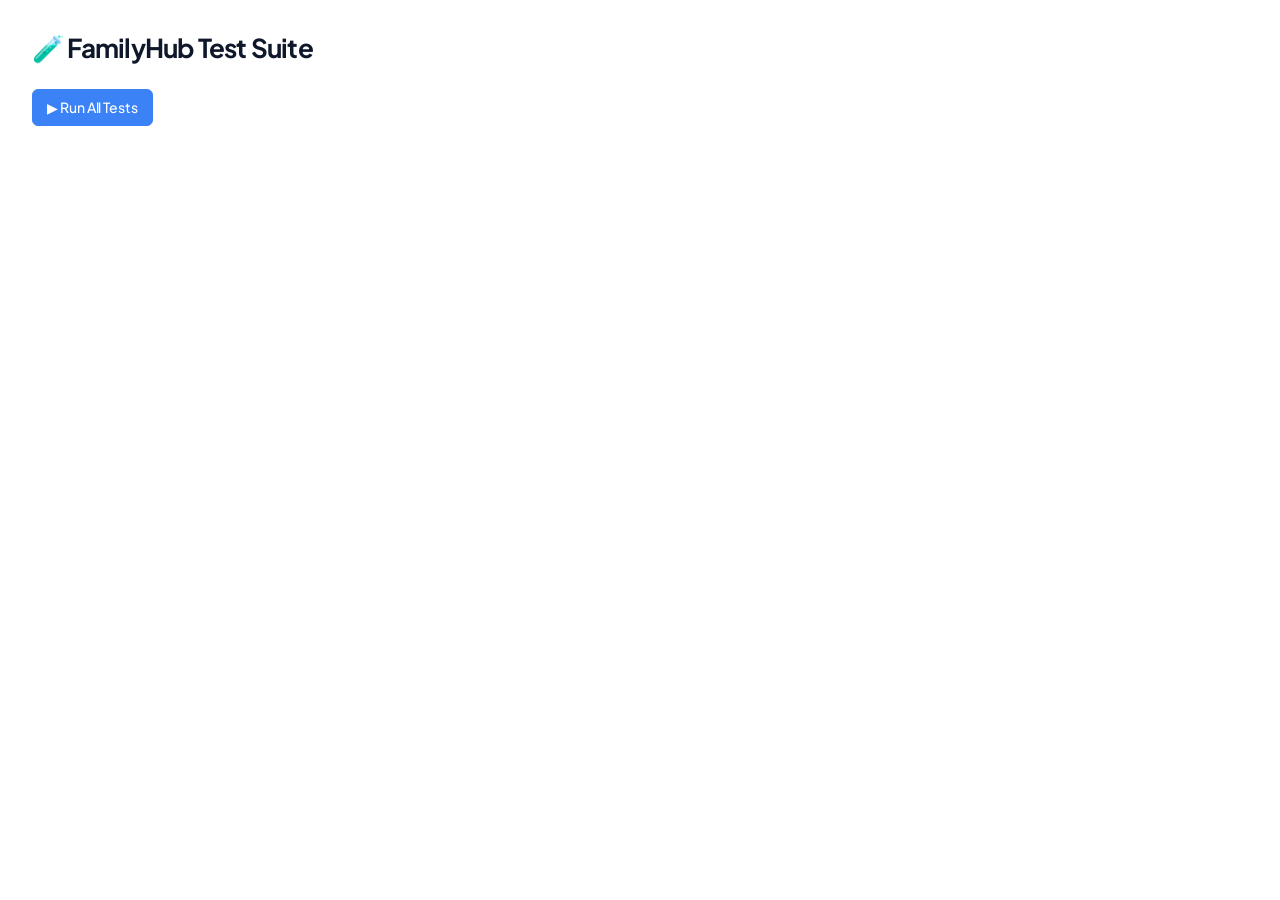
<file: tests/index.html>
<!DOCTYPE html>
<html lang="en" data-theme="light">
<head>
  <meta charset="UTF-8" />
  <meta name="viewport" content="width=device-width, initial-scale=1.0" />
  <title>FamilyHub v3 — Test Suite</title>
  <link rel="stylesheet" href="../styles/tokens.css" />
  <link rel="stylesheet" href="../styles/layout.css" />
  <link rel="stylesheet" href="../styles/components.css" />
  <style>
    body { font-family: var(--font-body); padding: var(--space-8); background: var(--color-bg); }
    h1   { font-family: var(--font-heading); font-size: var(--text-2xl); margin-bottom: var(--space-6); }
    #summary { margin-bottom: var(--space-6); display: flex; gap: var(--space-4); align-items: center; }
    .badge { padding: var(--space-1) var(--space-3); border-radius: var(--radius-full); font-weight: 700; font-size: var(--text-sm); }
    .badge-pass { background: var(--color-success-bg); color: var(--color-success-text); }
    .badge-fail { background: var(--color-danger-bg);  color: var(--color-danger-text);  }
    .badge-total{ background: var(--color-surface-2);  color: var(--color-text-muted);  }
    #results { display: flex; flex-direction: column; gap: var(--space-1); }
    .test-row { display: grid; grid-template-columns: 28px 1fr auto; gap: var(--space-3);
                align-items: center; padding: var(--space-2) var(--space-3);
                border-radius: var(--radius-md); background: var(--color-surface);
                border: 1px solid var(--color-border); }
    .test-row.pass { border-left: 3px solid var(--color-success); }
    .test-row.fail { border-left: 3px solid var(--color-danger); background: var(--color-danger-bg); }
    .test-icon { font-size: 14px; text-align: center; }
    .test-name { font-size: var(--text-sm); color: var(--color-text); }
    .test-err  { font-size: var(--text-xs); color: var(--color-danger-text); margin-top: 2px; font-family: var(--font-mono); }
    .test-ms   { font-size: var(--text-xs); color: var(--color-text-muted); white-space: nowrap; }
    .test-file { font-size: 10px; font-weight: 700; text-transform: uppercase; letter-spacing:.05em;
                 color: var(--color-text-muted); padding: var(--space-3) 0 var(--space-1); }
    #run-btn { margin-bottom: var(--space-6); }
  </style>
</head>
<body>
  <h1>🧪 FamilyHub Test Suite</h1>
  <button class="btn btn-primary" id="run-btn">▶ Run All Tests</button>
  <div id="summary" style="display:none">
    <span class="badge badge-pass" id="badge-pass">— passed</span>
    <span class="badge badge-fail" id="badge-fail">— failed</span>
    <span class="badge badge-total" id="badge-total">— total</span>
    <span style="font-size:var(--text-sm);color:var(--color-text-muted);" id="time-taken"></span>
  </div>
  <div id="results"></div>

  <script type="module">
    import { run, getResults } from './runner.js';

    // Import all test files to register their tests
    const FILES = [
      { label: 'Signals',  module: './signals.test.js' },
      { label: 'Errors',   module: './errors.test.js'  },
      { label: 'Data',     module: './data.test.js'    },
      { label: 'History',  module: './history.test.js' },
      { label: 'Router',   module: './router.test.js'  },
    ];

    let _fileOrder = [];

    document.getElementById('run-btn').addEventListener('click', async () => {
      const btn = document.getElementById('run-btn');
      btn.disabled = true; btn.textContent = '⏳ Running…';

      const t0 = performance.now();

      // Dynamically import each test file
      for (const { label, module } of FILES) {
        try {
          await import(/* @vite-ignore */ module);
          _fileOrder.push(label);
        } catch (err) {
          console.error(`[tests] Failed to load ${module}:`, err);
        }
      }

      const { passed, failed, total } = await run();
      const results = getResults();
      const elapsed = Math.round(performance.now() - t0);

      // Summary
      const summary = document.getElementById('summary');
      summary.style.display = 'flex';
      document.getElementById('badge-pass').textContent  = `${passed} passed`;
      document.getElementById('badge-fail').textContent  = `${failed} failed`;
      document.getElementById('badge-total').textContent = `${total} total`;
      document.getElementById('time-taken').textContent  = `${elapsed}ms`;

      // Results
      const container = document.getElementById('results');
      container.innerHTML = '';

      let fileIdx = 0;
      for (const r of results) {
        // File separator heuristic: every n tests
        const div = document.createElement('div');
        div.className = `test-row ${r.ok ? 'pass' : 'fail'}`;
        div.innerHTML = `
          <span class="test-icon">${r.ok ? '✓' : '✗'}</span>
          <div>
            <div class="test-name">${_esc(r.name)}</div>
            ${r.error ? `<div class="test-err">${_esc(r.error)}</div>` : ''}
          </div>
          <span class="test-ms">${r.ms}ms</span>
        `;
        container.appendChild(div);
      }

      btn.disabled = false;
      btn.textContent = '▶ Run All Tests';

      // Update page title
      document.title = `${passed}/${total} passing — FamilyHub Tests`;
      if (failed === 0) document.title = `✓ All ${total} tests passing`;
    });

    function _esc(s) {
      return String(s).replace(/&/g,'&amp;').replace(/</g,'&lt;').replace(/>/g,'&gt;');
    }
  </script>
</body>
</html>
</file>
<file: styles/tokens.css>
/* ============================================================
   FamilyHub v6.0.0 — Design Tokens
   GUI Revamp — Plus Jakarta Sans, self-hosted, offline-first
   ============================================================ */

/* ── Self-Hosted Font: Plus Jakarta Sans (offline-first, no CDN) ── */
@font-face {
  font-family: 'Plus Jakarta Sans';
  src: url('../assets/fonts/PlusJakartaSans-300.woff2') format('woff2');
  font-weight: 300; font-style: normal; font-display: swap;
}
@font-face {
  font-family: 'Plus Jakarta Sans';
  src: url('../assets/fonts/PlusJakartaSans-400.woff2') format('woff2');
  font-weight: 400; font-style: normal; font-display: swap;
}
@font-face {
  font-family: 'Plus Jakarta Sans';
  src: url('../assets/fonts/PlusJakartaSans-500.woff2') format('woff2');
  font-weight: 500; font-style: normal; font-display: swap;
}
@font-face {
  font-family: 'Plus Jakarta Sans';
  src: url('../assets/fonts/PlusJakartaSans-600.woff2') format('woff2');
  font-weight: 600; font-style: normal; font-display: swap;
}
@font-face {
  font-family: 'Plus Jakarta Sans';
  src: url('../assets/fonts/PlusJakartaSans-700.woff2') format('woff2');
  font-weight: 700; font-style: normal; font-display: swap;
}

/* ── Metric-Adjusted Fallback (matches PJS proportions → near-zero CLS) ── */
@font-face {
  font-family: 'PJS-Fallback';
  src: local('Arial');
  size-adjust: 104%;
  ascent-override: 92%;
  descent-override: 24%;
  line-gap-override: 0%;
}

:root {

  /* ── Brand Identity ────────────────────────────────────────── */
  --color-brand:        #1E293B;
  --color-accent:       #3B82F6;
  --color-accent-muted: rgba(59, 130, 246, 0.10);

  /* ── Background / Surface ───────────────────────────────── */
  --color-bg:           #FFFFFF;
  --color-surface:      #F8FAFC;
  --color-surface-2:    #F1F5F9;

  /* ── Borders ────────────────────────────────────────────── */
  --color-border:       #E8ECF2;
  --color-border-focus: #3B82F6;

  /* ── Typography ─────────────────────────────────────────── */
  --color-text:         #0F172A;
  --color-text-muted:   #64748B;
  --color-text-inverse: #FFFFFF;
  --color-text-accent:  #3B82F6;
  --color-text-link:    #2563EB;

  /* ── Status Colours ─────────────────────────────────────── */
  --color-danger:       #EF4444;
  --color-danger-bg:    #FEF2F2;
  --color-danger-text:  #DC2626;
  --color-warning:      #F59E0B;
  --color-warning-bg:   #FFFBEB;
  --color-warning-text: #D97706;
  --color-success:      #10B981;
  --color-success-bg:   #ECFDF5;
  --color-success-text: #059669;
  --color-info:         #3B82F6;
  --color-info-bg:      #EFF6FF;
  --color-info-text:    #2563EB;

  /* ── Sidebar (Light blue-grey hue) ──────────────────────── */
  --color-sidebar-bg:          #F0F4FA;
  --color-sidebar-text:        #475569;
  --color-sidebar-text-active: #0F172A;
  --color-sidebar-hover:       rgba(59, 130, 246, 0.06);
  --color-sidebar-active:      rgba(59, 130, 246, 0.10);
  --color-sidebar-border:      #E2E8F0;
  --color-sidebar-accent:      #3B82F6;

  /* ── Topbar ─────────────────────────────────────────────── */
  --color-topbar-bg:    #F6F8FC;
  --color-topbar-border:#E8ECF2;

  /* ── Overlays ───────────────────────────────────────────── */
  --color-overlay:       rgba(15, 23, 42, 0.40);
  --color-overlay-light: rgba(15, 23, 42, 0.15);

  /* ── Entity Type Colours ─────────────────────────────────── */
  --entity-person:      #3B82F6;
  --entity-task:        #10B981;
  --entity-project:     #6366F1;
  --entity-event:       #F59E0B;
  --entity-note:        #8B5CF6;
  --entity-document:    #64748B;
  --entity-tag:         #14B8A6;
  --entity-date:        #EC4899;
  --entity-budget:      #22C55E;
  --entity-recipe:      #F97316;
  --entity-contact:     #06B6D4;
  --entity-media:       #A855F7;
  --entity-post:        #EF4444;
  --entity-timetable:   #0EA5E9;
  --entity-meal:        #84CC16;
  --entity-shopping:    #F43F5E;
  --entity-idea:        #FBBF24;
  --entity-research:    #7C3AED;
  --entity-book:        #D97706;
  --entity-trip:        #0891B2;
  --entity-place:       #DC2626;
  --entity-weblink:     #2563EB;
  --entity-reminder:    #C026D3;

  /* ── Edge / Relation Colours ──────────────────────────────── */
  --edge-assigned-to:   #3B82F6;
  --edge-part-of:       #8B5CF6;
  --edge-blocked-by:    #EF4444;
  --edge-tagged-with:   #10B981;
  --edge-mentions:      #F59E0B;
  --edge-linked-to:     #94A3B8;
  --edge-parent-of:     #6366F1;
  --edge-related-to:    #14B8A6;
  --edge-attaches:      #F97316;
  --edge-reacts-to:     #EC4899;

  /* ── Typography: Plus Jakarta Sans — offline-first ───────── */
  /* User-customisable font vars (overridden by theme service)  */
  --font-family-primary: 'Plus Jakarta Sans', 'PJS-Fallback',
                          -apple-system, BlinkMacSystemFont,
                          'Segoe UI', 'Helvetica Neue',
                          Arial, sans-serif;
  --font-body:    var(--font-family-primary);
  --font-heading: var(--font-family-primary);
  --font-mono:    'Fira Code', 'Cascadia Code', ui-monospace, monospace;

  /* ── Type Scale (upsized vs v5 — Capacities-inspired) ───── */
  --text-xs:    0.6875rem;  /* 11px — labels, meta                */
  --text-sm:    0.875rem;   /* 14px — sidebar nav, card meta      */
  --text-base:  0.9375rem;  /* 15px — body, card titles           */
  --text-md:    1rem;       /* 16px — default body                */
  --text-lg:    1.125rem;   /* 18px — section heads, modal titles */
  --text-xl:    1.375rem;   /* 22px — page titles                 */
  --text-2xl:   1.625rem;   /* 26px — large headings              */
  --text-3xl:   2rem;       /* 32px — hero / display              */

  --leading-tight:   1.25;
  --leading-normal:  1.5;
  --leading-relaxed: 1.65;

  --weight-light:    300;
  --weight-regular:  400;
  --weight-medium:   500;
  --weight-semibold: 600;
  --weight-bold:     700;

  /* ── Letter-spacing scale (PJS benefits from tight headings) */
  --tracking-tight:  -0.03em;
  --tracking-snug:   -0.01em;
  --tracking-normal:  0em;
  --tracking-wide:    0.05em;
  --tracking-wider:   0.08em;

  /* ── Font-size scale multiplier (user-adjustable via theme) ─ */
  --font-size-scale: 1;

  /* ── Spacing Scale ──────────────────────────────────────── */
  --space-0:    0;
  --space-px:   1px;
  --space-0-5:  0.125rem;
  --space-1:    0.25rem;
  --space-1-5:  0.375rem;
  --space-2:    0.5rem;
  --space-2-5:  0.625rem;
  --space-3:    0.75rem;
  --space-3-5:  0.875rem;
  --space-4:    1rem;
  --space-5:    1.25rem;
  --space-6:    1.5rem;
  --space-7:    1.75rem;
  --space-8:    2rem;
  --space-10:   2.5rem;
  --space-12:   3rem;
  --space-16:   4rem;
  --space-20:   5rem;
  --space-24:   6rem;

  /* ── Border Radius ──────────────────────────────────────── */
  --radius-sm:   6px;
  --radius-md:   10px;
  --radius-lg:   14px;
  --radius-xl:   20px;
  --radius-full: 9999px;

  /* ── Shadows (lighter, cleaner) ─────────────────────────── */
  --shadow-xs:          0 1px 2px rgba(15, 23, 42, 0.04);
  --shadow-sm:          0 1px 3px rgba(15, 23, 42, 0.06), 0 1px 2px rgba(15, 23, 42, 0.04);
  --shadow-md:          0 4px 8px rgba(15, 23, 42, 0.06), 0 2px 4px rgba(15, 23, 42, 0.04);
  --shadow-lg:          0 10px 20px rgba(15, 23, 42, 0.06), 0 4px 8px rgba(15, 23, 42, 0.04);
  --shadow-xl:          0 20px 32px rgba(15, 23, 42, 0.08), 0 8px 16px rgba(15, 23, 42, 0.04);
  --shadow-2xl:         0 32px 64px rgba(15, 23, 42, 0.14);
  --shadow-inner:       inset 0 2px 4px rgba(15, 23, 42, 0.04);
  --shadow-focus:       0 0 0 3px rgba(59, 130, 246, 0.18);
  --shadow-focus-danger:0 0 0 3px rgba(239, 68, 68, 0.18);
  --shadow-panel:       -4px 0 24px rgba(15, 23, 42, 0.06);
  --shadow-sidebar:     1px 0 4px rgba(15, 23, 42, 0.03);

  /* ── Layout ──────────────────────────────────────────────── */
  --sidebar-width:      240px;
  --sidebar-collapsed:  0px;
  --topbar-height:      48px;
  --breadcrumb-height:  34px;
  --tab-bar-height:     36px;
  --panel-width:        420px;
  --fab-size:           48px;
  --graph-filter-width: 220px;

  /* ── Transitions ─────────────────────────────────────────── */
  --transition-fast:   80ms ease;
  --transition-base:   150ms ease;
  --transition-slow:   250ms ease;
  --transition-xslow:  400ms cubic-bezier(0.4, 0, 0.2, 1);

  /* ── Z-Index Scale ───────────────────────────────────────── */
  --z-base:     1;
  --z-raised:   10;
  --z-dropdown: 100;
  --z-sticky:   200;
  --z-topbar:   500;
  --z-sidebar:  400;
  --z-overlay:  500;
  --z-panel:    600;
  --z-modal:    700;
  --z-fab:      800;
  --z-toast:    900;
  --z-tooltip:  1000;

  /* ── Kanban Column Colors ───────────────────────────────── */
  --kanban-inbox:    #64748B;
  --kanban-progress: #3B82F6;
  --kanban-review:   #F59E0B;
  --kanban-done:     #10B981;

  /* ── Scrollbar ───────────────────────────────────────────── */
  --scrollbar-width: 5px;
  --scrollbar-track: transparent;
  --scrollbar-thumb: #CBD5E1;
}

/* ── Global font application ────────────────────────────────── */
/* layout.css sets html{font-size:16px} as the static baseline.  */
/* theme.js injects fh-theme-overrides which scales it at runtime */
/* via: html { font-size: calc(16px * var(--font-size-scale)) }  */
/* Smoothing/rendering are on body in layout.css — not duplicated */

body,
input, button, select, textarea, optgroup {
  font-family: var(--font-body);
  font-size: var(--text-base);
  font-weight: var(--weight-regular);
  line-height: var(--leading-normal);
  color: var(--color-text);
}

/* ── PJS heading rhythm ───────────────────────────────────── */
h1, h2, h3, h4, h5, h6 {
  font-family: var(--font-heading);
  font-weight: var(--weight-bold);
  line-height: var(--leading-tight);
  letter-spacing: var(--tracking-tight);
  color: var(--color-text);
}

/* ── Code / mono ─────────────────────────────────────────── */
code, pre, kbd, samp {
  font-family: var(--font-mono);
}
</file>
<file: styles/layout.css>
/* ============================================================
   FamilyHub v4.1 — Layout
   GUI Revamp — Capacities-inspired clean minimal design
   ============================================================ */

/* ── Reset & Base ────────────────────────────────────────── */
*, *::before, *::after {
  box-sizing: border-box;
  margin: 0;
  padding: 0;
}

html {
  font-size: 16px;
  -webkit-text-size-adjust: 100%;
  scroll-behavior: smooth;
}

body {
  font-family: var(--font-body);
  font-size: var(--text-base);
  color: var(--color-text);
  background: var(--color-bg);
  line-height: var(--leading-normal);
  letter-spacing: var(--tracking-snug, -0.01em); /* overridden by theme.js at runtime */
  font-feature-settings: "cv11", "ss01";
  font-optical-sizing: auto;
  overflow: hidden;
  height: 100dvh;
  width: 100vw;
  -webkit-font-smoothing: antialiased;
  -moz-osx-font-smoothing: grayscale;
  text-rendering: optimizeLegibility;
}

/* ── App Grid ─────────────────────────────────────────────── */
#app {
  display: grid;
  grid-template-columns: var(--sidebar-width) 1fr;
  grid-template-rows: var(--topbar-height) var(--tab-bar-height) var(--breadcrumb-height) 1fr;
  height: 100dvh;
  width: 100vw;
  overflow: hidden;
}

/* ── Auth Screen ─────────────────────────────────────────── */
#auth-screen {
  position: fixed;
  inset: 0;
  z-index: var(--z-modal);
  display: flex;
  align-items: center;
  justify-content: center;
  background: linear-gradient(135deg, #E0E7FF 0%, #EFF6FF 50%, #F0F4FA 100%);
}

#auth-screen.hidden {
  display: none;
}

.auth-card {
  background: var(--color-bg);
  border-radius: var(--radius-xl);
  box-shadow: var(--shadow-2xl);
  padding: var(--space-8) var(--space-8);
  width: 100%;
  max-width: 400px;
  margin: var(--space-4);
  border: 1px solid rgba(255,255,255,0.6);
}

.auth-logo {
  font-family: var(--font-heading);
  font-size: var(--text-xl);
  font-weight: var(--weight-bold);
  color: var(--color-brand);
  margin-bottom: var(--space-1);
  display: block;
  text-align: center;
  letter-spacing: -0.02em;
}

.auth-subtitle {
  font-size: var(--text-sm);
  color: var(--color-text-muted);
  text-align: center;
  margin-bottom: var(--space-6);
}

.auth-tabs {
  display: flex;
  gap: var(--space-1);
  margin-bottom: var(--space-6);
  background: var(--color-surface);
  border-radius: var(--radius-md);
  padding: var(--space-0-5);
}

.auth-tab {
  flex: 1;
  padding: var(--space-2) var(--space-3);
  border: none;
  background: transparent;
  border-radius: calc(var(--radius-md) - 2px);
  font-size: var(--text-sm);
  font-weight: var(--weight-medium);
  color: var(--color-text-muted);
  cursor: pointer;
  transition: background var(--transition-base), color var(--transition-base);
}

.auth-tab.active {
  background: var(--color-bg);
  color: var(--color-text);
  box-shadow: var(--shadow-sm);
}

/* ── Topbar ─────────────────────────────────────────────── */
#topbar {
  grid-column: 1 / -1;
  grid-row: 1;
  position: sticky;
  top: 0;
  z-index: var(--z-topbar);
  display: flex;
  align-items: center;
  gap: var(--space-3);
  padding: 0 var(--space-5);
  background: var(--color-topbar-bg);
  border-bottom: 1px solid var(--color-topbar-border);
  box-shadow: var(--shadow-xs);
  height: var(--topbar-height);
}

#topbar-hamburger {
  display: none;
  background: none;
  border: none;
  padding: var(--space-2);
  border-radius: var(--radius-sm);
  cursor: pointer;
  color: var(--color-text);
  flex-shrink: 0;
}

#topbar-title {
  font-family: var(--font-heading);
  font-size: var(--text-md);
  font-weight: var(--weight-bold);
  color: var(--color-brand);
  flex-shrink: 0;
  user-select: none;
  letter-spacing: -0.02em;
}

#topbar-spacer {
  flex: 0 0 var(--space-3);
}

#topbar-search-btn {
  display: flex;
  align-items: center;
  gap: var(--space-2);
  padding: var(--space-1-5) var(--space-3);
  background: var(--color-bg);
  border: 1px solid var(--color-border);
  border-radius: var(--radius-md);
  cursor: pointer;
  color: var(--color-text-muted);
  font-size: var(--text-sm);
  font-family: var(--font-body);
  transition: border-color var(--transition-base), box-shadow var(--transition-base);
}

#topbar-search-btn:hover {
  border-color: var(--color-accent);
  box-shadow: var(--shadow-focus);
}

#topbar-sync-indicator {
  font-size: var(--text-lg);
  line-height: 1;
  cursor: default;
  color: var(--color-text-muted);
  transition: color var(--transition-base);
}

#topbar-sync-indicator.syncing  { color: var(--color-info);    animation: spin 1.2s linear infinite; }
#topbar-sync-indicator.success  { color: var(--color-success); }
#topbar-sync-indicator.error    { color: var(--color-danger);  }
#topbar-sync-indicator.offline  { color: var(--color-text-muted); }

@keyframes spin {
  to { transform: rotate(360deg); }
}

#topbar-notifications-btn {
  position: relative;
  background: none;
  border: none;
  padding: var(--space-2);
  border-radius: var(--radius-sm);
  cursor: pointer;
  color: var(--color-text-muted);
  font-size: 1.1rem;
  transition: background var(--transition-fast), color var(--transition-fast);
}

#topbar-notifications-btn:hover {
  background: var(--color-surface);
  color: var(--color-text);
}

.notif-badge {
  position: absolute;
  top: 4px;
  right: 4px;
  min-width: 16px;
  height: 16px;
  background: var(--color-danger);
  color: #fff;
  font-size: 10px;
  font-weight: var(--weight-bold);
  border-radius: var(--radius-full);
  display: flex;
  align-items: center;
  justify-content: center;
  padding: 0 3px;
  line-height: 1;
}

.notif-badge:empty,
.notif-badge[data-count="0"] {
  display: none;
}

#topbar-user-btn {
  display: flex;
  align-items: center;
  gap: var(--space-2);
  padding: var(--space-1) var(--space-2);
  background: none;
  border: none;
  border-radius: var(--radius-sm);
  cursor: pointer;
  transition: background var(--transition-fast);
}

#topbar-user-btn:hover {
  background: var(--color-surface);
}

.user-avatar {
  width: 28px;
  height: 28px;
  border-radius: var(--radius-full);
  background: var(--color-accent);
  color: #fff;
  display: flex;
  align-items: center;
  justify-content: center;
  font-size: var(--text-xs);
  font-weight: var(--weight-semibold);
  flex-shrink: 0;
  overflow: hidden;
}

.user-avatar img {
  width: 100%;
  height: 100%;
  object-fit: cover;
}

#topbar-user-name {
  font-size: var(--text-sm);
  font-weight: var(--weight-medium);
  color: var(--color-text);
  max-width: 120px;
  overflow: hidden;
  text-overflow: ellipsis;
  white-space: nowrap;
}

/* ── Tab Bar (grid row 2 — spans full width) ─────────────── */
#tab-bar {
  grid-column: 1 / -1;
  grid-row: 2;
  display: flex;
  align-items: center;
  gap: 0;
  background: var(--color-topbar-bg);
  border-bottom: 1px solid var(--color-topbar-border);
  height: var(--tab-bar-height);
  overflow: hidden;
  padding: 0 var(--space-2);
  z-index: calc(var(--z-topbar) - 1);
  position: relative;
}

/* ── Tab Strip — horizontally scrollable tab list ──────── */
.tab-strip {
  display: flex;
  align-items: flex-end;
  gap: 2px;
  flex: 1;
  height: 100%;
  overflow-x: auto;
  overflow-y: hidden;
  scrollbar-width: none;
  padding: 0 var(--space-1);
}

.tab-strip::-webkit-scrollbar { display: none; }

/* ── Individual Tab ─────────────────────────────────────── */
.tab-item {
  display: flex;
  align-items: center;
  gap: 5px;
  padding: 0 var(--space-2-5) 0 var(--space-2);
  height: calc(var(--tab-bar-height) - 1px);
  min-width: 90px;
  max-width: 180px;
  border-radius: var(--radius-sm) var(--radius-sm) 0 0;
  cursor: pointer;
  font-size: var(--text-xs);
  font-weight: var(--weight-regular);
  color: var(--color-text-muted);
  user-select: none;
  white-space: nowrap;
  flex-shrink: 0;
  position: relative;
  border: 1px solid transparent;
  border-bottom: none;
  transition: background var(--transition-fast), color var(--transition-fast),
              border-color var(--transition-fast);
}

.tab-item:hover {
  background: var(--color-surface);
  color: var(--color-text);
}

/* Active tab — white card sitting flush on the content area */
.tab-item.active {
  background: var(--color-bg);
  color: var(--color-text);
  font-weight: var(--weight-medium);
  border-color: var(--color-border);
  /* Visually "connect" active tab to content below by matching border-bottom to bg */
  border-bottom: 1px solid var(--color-bg);
}

.tab-icon {
  font-size: 11px;
  flex-shrink: 0;
  line-height: 1;
}

.tab-label {
  flex: 1;
  overflow: hidden;
  text-overflow: ellipsis;
  white-space: nowrap;
  min-width: 30px;
}

/* ── Tab Close Button ───────────────────────────────────── */
.tab-close {
  flex-shrink: 0;
  width: 15px;
  height: 15px;
  border-radius: 3px;
  border: none;
  background: none;
  color: var(--color-text-muted);
  cursor: pointer;
  display: flex;
  align-items: center;
  justify-content: center;
  font-size: 9px;
  font-family: var(--font-body);
  line-height: 1;
  padding: 0;
  opacity: 0;
  transition: opacity var(--transition-fast), background var(--transition-fast),
              color var(--transition-fast);
}

/* Show close button on hover or when tab is active */
.tab-item:hover .tab-close,
.tab-item.active .tab-close {
  opacity: 0.55;
}

.tab-close:hover {
  opacity: 1 !important;
  background: var(--color-surface-2);
  color: var(--color-text);
}

/* ── Drag-to-reorder states ─────────────────────────────── */
.tab-item.tab-dragging {
  opacity: 0.45;
  cursor: grabbing;
}

.tab-item.tab-drag-over {
  background: var(--color-accent-muted);
  border-color: var(--color-accent);
}

/* ── "+" Add Tab Button ─────────────────────────────────── */
.tab-add-btn {
  flex-shrink: 0;
  width: 26px;
  height: 26px;
  border-radius: var(--radius-sm);
  border: none;
  background: none;
  color: var(--color-text-muted);
  cursor: pointer;
  font-size: 1.05rem;
  font-family: var(--font-body);
  display: flex;
  align-items: center;
  justify-content: center;
  margin-left: var(--space-1);
  transition: background var(--transition-fast), color var(--transition-fast);
}

.tab-add-btn:hover {
  background: var(--color-surface-2);
  color: var(--color-text);
}

/* ── Pinned Tabs [v6.2.0] ───────────────────────────────── */
.tab-item.tab-pinned {
  border-top: 2px solid var(--color-accent);
}
.tab-item.tab-pinned.active {
  background: var(--color-bg);
}
.tab-pin-dot {
  font-size: 9px;
  line-height: 1;
  opacity: 0.65;
  flex-shrink: 0;
}

/* ── Breadcrumb Row (now grid-row 3) ─────────────────────── */
#breadcrumb-row {
  grid-column: 1 / -1;
  grid-row: 3;
  display: flex;
  align-items: center;
  gap: var(--space-1);
  padding: 0 var(--space-5) 0 calc(var(--sidebar-width) + var(--space-5));
  background: var(--color-bg);
  border-bottom: 1px solid var(--color-border);
  height: var(--breadcrumb-height);
  min-height: var(--breadcrumb-height);
  font-size: var(--text-xs);
  color: var(--color-text-muted);
  overflow: hidden;
}

.breadcrumb-item {
  display: flex;
  align-items: center;
  gap: var(--space-1);
  white-space: nowrap;
  cursor: pointer;
  color: var(--color-text-muted);
  transition: color var(--transition-fast);
}

.breadcrumb-item:hover { color: var(--color-text); }
.breadcrumb-item.active { color: var(--color-text); font-weight: var(--weight-medium); cursor: default; }

.breadcrumb-sep {
  color: var(--color-border);
  user-select: none;
  flex-shrink: 0;
}

#breadcrumb-back-btn {
  background: none;
  border: none;
  padding: var(--space-0-5) var(--space-1-5);
  border-radius: var(--radius-sm);
  cursor: pointer;
  font-size: var(--text-xs);
  color: var(--color-text-muted);
  display: flex;
  align-items: center;
  gap: var(--space-1);
  transition: background var(--transition-fast), color var(--transition-fast);
  flex-shrink: 0;
}

#breadcrumb-back-btn:hover {
  background: var(--color-surface-2);
  color: var(--color-text);
}

#breadcrumb-back-btn:disabled {
  opacity: 0.35;
  cursor: not-allowed;
}

/* ── Sidebar (Light blue-grey theme) ─────────────────────── */
#sidebar {
  grid-column: 1;
  grid-row: 3 / -1;
  background: var(--color-sidebar-bg);
  border-right: 1px solid var(--color-sidebar-border);
  overflow-y: auto;
  overflow-x: hidden;
  display: flex;
  flex-direction: column;
  z-index: var(--z-sidebar);
  transition: transform var(--transition-xslow);
  scrollbar-width: thin;
  scrollbar-color: rgba(0,0,0,0.08) transparent;
}

#sidebar::-webkit-scrollbar { width: 4px; }
#sidebar::-webkit-scrollbar-track { background: transparent; }
#sidebar::-webkit-scrollbar-thumb { background: rgba(0,0,0,0.08); border-radius: 2px; }

/* ── Sidebar: Family Name Header ─────────────────────────── */
.sidebar-family-name {
  padding: var(--space-4) var(--space-4) var(--space-3);
  font-family: var(--font-heading);
  font-size: var(--text-md);
  font-weight: var(--weight-bold);
  color: var(--color-sidebar-text-active);
  letter-spacing: -0.02em;
  border-bottom: 1px solid var(--color-sidebar-border);
  margin-bottom: var(--space-2);
  flex-shrink: 0;
}

/* ── Sidebar: Nav ────────────────────────────────────────── */
.sidebar-nav {
  flex: 1;
  padding: var(--space-1) var(--space-2);
  display: flex;
  flex-direction: column;
  gap: var(--space-0-5);
  list-style: none;
}

.sidebar-section-label {
  padding: var(--space-3) var(--space-2) var(--space-1);
  font-size: var(--text-xs);
  font-weight: var(--weight-semibold);
  text-transform: uppercase;
  letter-spacing: 0.08em;
  color: var(--color-text-muted);
  opacity: 0.6;
  user-select: none;
  flex-shrink: 0;
}

.nav-item {
  display: flex;
  align-items: center;
  gap: var(--space-2-5);
  padding: var(--space-1-5) var(--space-2-5);
  border-radius: var(--radius-sm);
  cursor: pointer;
  color: var(--color-sidebar-text);
  font-size: var(--text-sm);
  font-weight: var(--weight-regular);
  letter-spacing: -0.005em;
  transition: background var(--transition-fast), color var(--transition-fast);
  text-decoration: none;
  user-select: none;
  border: none;
  background: none;
  width: 100%;
  text-align: left;
  position: relative;
}

.nav-item:hover {
  background: var(--color-sidebar-hover);
  color: var(--color-sidebar-text-active);
}

.nav-item.active {
  background: var(--color-sidebar-active);
  color: var(--color-sidebar-text-active);
  font-weight: var(--weight-medium);
}

.nav-item.active::before {
  content: '';
  position: absolute;
  left: 0;
  top: 50%;
  transform: translateY(-50%);
  width: 3px;
  height: 55%;
  background: var(--color-sidebar-accent);
  border-radius: 0 3px 3px 0;
}

/* ── Sidebar nav item ⋮ dots — open in new tab ───────────── */
.nav-item-dots {
  flex-shrink: 0;
  margin-left: auto;
  width: 22px;
  height: 22px;
  padding: 0;
  border: none;
  outline: none;
  -webkit-appearance: none;
  appearance: none;
  background: transparent;
  border-radius: 5px;
  color: var(--color-sidebar-text);
  cursor: pointer;
  font-size: 15px;
  line-height: 22px;
  text-align: center;
  /* Hidden and non-interactive by default */
  opacity: 0;
  pointer-events: none;
  transition: opacity 120ms ease, background 120ms ease, color 120ms ease;
}

/* Reveal when parent nav-item is hovered */
.nav-item:hover .nav-item-dots {
  opacity: 0.5;
  pointer-events: auto;
}

/* Full brightness on direct hover — no box */
.nav-item-dots:hover,
.nav-item-dots:focus-visible {
  opacity: 1;
  background: rgba(0, 0, 0, 0.07);
  color: var(--color-sidebar-text-active);
  outline: none;
}


.nav-item-icon {
  width: 22px;
  height: 22px;
  border-radius: 5px;
  display: inline-flex;
  align-items: center;
  justify-content: center;
  font-size: 12px;
  line-height: 1;
  flex-shrink: 0;
  background: var(--color-surface-2);
  transition: transform var(--transition-fast);
}

.nav-item:hover .nav-item-icon {
  transform: scale(1.05);
}

/* ── Colorful Icon Backgrounds by View ───────────────────── */
[data-view="dashboard"] > .nav-item-icon   { background: #EEF2FF; }
[data-view="daily"] > .nav-item-icon       { background: #FEF9C3; }
[data-view="kanban"] > .nav-item-icon      { background: #ECFDF5; }
[data-view="projects"] > .nav-item-icon    { background: #EDE9FE; }
[data-view="calendar"] > .nav-item-icon    { background: #DBEAFE; }
[data-view="activity-center"] > .nav-item-icon { background: #FCE7F3; }
[data-view="graph"] > .nav-item-icon       { background: #F3E8FF; }
[data-view="notes"] > .nav-item-icon       { background: #EDE9FE; }
[data-view="family-wall"] > .nav-item-icon { background: #FEE2E2; }
[data-view="budget"] > .nav-item-icon      { background: #DCFCE7; }
[data-view="recipes"] > .nav-item-icon     { background: #FFEDD5; }
[data-view="documents"] > .nav-item-icon   { background: #F1F5F9; }
[data-view="contacts"] > .nav-item-icon    { background: #CFFAFE; }
[data-view="gallery"] > .nav-item-icon     { background: #FFF1F2; }
[data-view="object-studio"] > .nav-item-icon { background: #F1F5F9; }
[data-view="settings"] > .nav-item-icon    { background: #F1F5F9; }

/* ── Colorful Icon Backgrounds by Entity Type ─────────────── */
[data-entity-type="idea"] > .nav-item-icon      { background: #FEF9C3; }
[data-entity-type="research"] > .nav-item-icon  { background: #EDE9FE; }
[data-entity-type="book"] > .nav-item-icon      { background: #FEF3C7; }
[data-entity-type="trip"] > .nav-item-icon      { background: #CFFAFE; }
[data-entity-type="place"] > .nav-item-icon     { background: #FEE2E2; }
[data-entity-type="weblink"] > .nav-item-icon   { background: #DBEAFE; }
[data-entity-type="task"] > .nav-item-icon      { background: #ECFDF5; }
[data-entity-type="event"] > .nav-item-icon     { background: #FEF3C7; }
[data-entity-type="person"] > .nav-item-icon    { background: #DBEAFE; }
[data-entity-type="note"] > .nav-item-icon      { background: #EDE9FE; }
[data-entity-type="project"] > .nav-item-icon   { background: #EEF2FF; }
[data-entity-type="document"] > .nav-item-icon  { background: #F1F5F9; }
[data-entity-type="contact"] > .nav-item-icon   { background: #CFFAFE; }
[data-entity-type="recipe"] > .nav-item-icon    { background: #FFEDD5; }
[data-entity-type="post"] > .nav-item-icon      { background: #FEE2E2; }
[data-entity-type="shopping"] > .nav-item-icon  { background: #FFF1F2; }
[data-entity-type="medication"] > .nav-item-icon { background: #F3E8FF; }
[data-entity-type="appointment"] > .nav-item-icon { background: #ECFDF5; }
[data-entity-type="habit"] > .nav-item-icon     { background: #DCFCE7; }
[data-entity-type="goal"] > .nav-item-icon      { background: #FEF9C3; }
[data-entity-type="reminder"] > .nav-item-icon  { background: #F3E8FF; }

.nav-item-label {
  flex: 1;
  overflow: hidden;
  text-overflow: ellipsis;
  white-space: nowrap;
}

.nav-item-badge {
  min-width: 18px;
  height: 18px;
  background: var(--color-danger);
  color: #fff;
  font-size: 10px;
  font-weight: var(--weight-bold);
  border-radius: var(--radius-full);
  display: flex;
  align-items: center;
  justify-content: center;
  padding: 0 4px;
  flex-shrink: 0;
}

/* ── Sidebar: User Footer ────────────────────────────────── */
.sidebar-footer {
  padding: var(--space-3) var(--space-2);
  border-top: 1px solid var(--color-sidebar-border);
  flex-shrink: 0;
}

.sidebar-logout-btn {
  display: flex;
  align-items: center;
  gap: var(--space-3);
  padding: var(--space-2) var(--space-2-5);
  border-radius: var(--radius-sm);
  cursor: pointer;
  color: var(--color-sidebar-text);
  font-size: var(--text-sm);
  background: none;
  border: none;
  width: 100%;
  text-align: left;
  transition: background var(--transition-fast), color var(--transition-fast);
}

.sidebar-logout-btn:hover {
  background: var(--color-sidebar-hover);
  color: var(--color-danger);
}

/* ── Main Content Area ───────────────────────────────────── */
#main {
  grid-column: 2;
  grid-row: 4;
  overflow-y: auto;
  overflow-x: hidden;
  background: var(--color-bg);
  position: relative;
  scrollbar-width: thin;
  scrollbar-color: var(--scrollbar-thumb) transparent;
}

#main::-webkit-scrollbar { width: var(--scrollbar-width); }
#main::-webkit-scrollbar-track { background: transparent; }
#main::-webkit-scrollbar-thumb { background: var(--scrollbar-thumb); border-radius: 3px; }

/* ── View Shells ─────────────────────────────────────────── */
.view {
  display: none;
  opacity: 0;
  animation: viewFadeIn var(--transition-slow) forwards;
  min-height: 100%;
  padding: var(--space-8) var(--space-8);
}

.view.active {
  display: block;
}

@keyframes viewFadeIn {
  from { opacity: 0; transform: translateY(3px); }
  to   { opacity: 1; transform: translateY(0); }
}

/* ── Graph View ─────────────────────────────────────────── */
#view-graph {
  display: none;
  padding: 0;
}

#view-graph.active {
  display: flex;
  flex-direction: column;
  height: 100%;
  overflow: hidden;
  padding: 0;
}

/* ── Entity Panel — right side drawer ──────────────────── */

#entity-panel-backdrop {
  display: none;
  position: fixed;
  inset: 0;
  background: rgba(0, 0, 0, 0.3);
  z-index: calc(var(--z-panel) - 1);
  cursor: pointer;
}

#entity-panel-backdrop.visible {
  display: none;
}

#entity-panel {
  position: fixed;
  top: calc(var(--topbar-height) + var(--tab-bar-height) + var(--breadcrumb-height));
  right: 0;
  width: var(--panel-width);
  height: calc(100dvh - var(--topbar-height) - var(--tab-bar-height) - var(--breadcrumb-height));
  background: var(--color-bg);
  border-left: 1px solid var(--color-border);
  box-shadow: -2px 0 16px rgba(15, 23, 42, 0.04);
  z-index: var(--z-panel);
  display: flex;
  flex-direction: column;
  transform: translateX(100%);
  transition: transform 0.28s cubic-bezier(0.4, 0, 0.2, 1),
              box-shadow 0.28s ease;
  overflow: hidden;
  opacity: 1;
  pointer-events: none;
}

#entity-panel.open {
  transform: translateX(0);
  pointer-events: auto;
  box-shadow: -4px 0 24px rgba(15, 23, 42, 0.08);
}

/* Graph-mode: panel stays fixed */
#entity-panel.graph-mode {
  position: fixed;
  top: calc(var(--topbar-height) + var(--tab-bar-height) + var(--breadcrumb-height));
  right: 0;
  transform: translateX(0);
  width: var(--panel-width);
  height: calc(100dvh - var(--topbar-height) - var(--tab-bar-height) - var(--breadcrumb-height));
  box-shadow: -4px 0 24px rgba(15, 23, 42, 0.08);
  border-left: 1px solid var(--color-border);
  opacity: 1;
  pointer-events: auto;
  transition: none;
  z-index: var(--z-panel);
}

#entity-panel.graph-mode.open {
  transform: translateX(0);
}

#entity-panel.graph-mode.graph-panel-empty {
  pointer-events: none;
}

#entity-panel.graph-mode.graph-panel-empty #entity-panel-header,
#entity-panel.graph-mode.graph-panel-empty #entity-panel-body {
  display: none;
}

#entity-panel.graph-mode.graph-panel-empty::after {
  content: 'Click a node to inspect';
  display: flex;
  align-items: center;
  justify-content: center;
  height: 100%;
  font-size: var(--text-sm);
  color: var(--color-text-muted);
  letter-spacing: -0.01em;
  pointer-events: none;
}

/* ── Modal mode: center panel as a floating dialog ─────── */
#entity-panel.modal-mode {
  position: fixed;
  top: 50%;
  left: 50%;
  right: auto;
  width: min(680px, 92vw);
  max-height: min(90dvh, 820px);
  height: auto;
  transform: translate(-50%, -48%) scale(0.97);
  border-left: none;
  border: 1px solid var(--color-border);
  border-radius: var(--radius-xl);
  box-shadow: 0 32px 80px rgba(0,0,0,0.16);
  z-index: var(--z-modal);
  opacity: 0;
  pointer-events: none;
  transition: transform 0.22s cubic-bezier(0.4, 0, 0.2, 1),
              opacity 0.22s ease;
}
#entity-panel.modal-mode.open {
  transform: translate(-50%, -50%) scale(1);
  opacity: 1;
  pointer-events: auto;
}
/* Show backdrop for modal mode on all screen sizes */
#entity-panel-backdrop.modal-backdrop {
  display: block !important;
  cursor: default;
}

/* Reserve right-side space for entity panel when graph is open */
#main.graph-active {
  overflow: hidden;
  padding: 0;
  padding-right: var(--panel-width);
}

/* Messages view: fixed-height two-panel layout (same pattern as graph) */
#main.messages-active {
  overflow: hidden;
  padding: 0;
}

#view-messages.active {
  display: flex !important;
  flex-direction: column;
  height: calc(100dvh - var(--topbar-height) - var(--tab-bar-height) - var(--breadcrumb-height));
  max-height: calc(100dvh - var(--topbar-height) - var(--tab-bar-height) - var(--breadcrumb-height));
  padding: 0;
  overflow: hidden;
}

#entity-panel-header {
  display: flex;
  flex-direction: column;
  gap: var(--space-2);
  padding: var(--space-4) var(--space-5) var(--space-3);
  border-bottom: 1px solid var(--color-border);
  flex-shrink: 0;
  background: var(--color-bg);
}

#entity-panel-header-top {
  display: flex;
  align-items: center;
  gap: var(--space-2);
}

#entity-panel-title-row {
  display: flex;
  align-items: center;
  min-height: 28px;
  min-width: 0; /* [v6.1.1] prevent flex overflow clipping title */
}

#entity-panel-title {
  font-family: var(--font-heading);
  font-size: var(--text-xl);
  font-weight: var(--weight-bold);
  color: var(--color-text);
  cursor: pointer;
  /* [v6.1.1] allow wrapping so long names (e.g. 'Life Lessons with Princess') never clip */
  overflow-wrap: break-word;
  word-break: break-word;
  white-space: normal;
  flex: 1;
  min-width: 0;
  line-height: 1.3;
  letter-spacing: -0.02em;
}

#entity-panel-close {
  background: none;
  border: none;
  padding: var(--space-1-5);
  border-radius: var(--radius-sm);
  cursor: pointer;
  color: var(--color-text-muted);
  font-size: 0.9rem;
  line-height: 1;
  transition: background var(--transition-fast), color var(--transition-fast);
  flex-shrink: 0;
}

#entity-panel-close:hover {
  background: var(--color-surface-2);
  color: var(--color-text);
}

/* Panel close button */
.panel-close-btn {
  width: auto !important;
  padding: var(--space-1) var(--space-2) !important;
  gap: 4px;
  font-size: var(--text-xs) !important;
  color: var(--color-text-muted);
  border: 1px solid var(--color-border) !important;
  background: var(--color-surface) !important;
}
.panel-close-btn:hover {
  color: var(--color-text) !important;
  border-color: var(--color-accent) !important;
  background: var(--color-surface-2) !important;
}
.panel-close-label {
  font-size: var(--text-xs);
  font-weight: var(--weight-medium);
  letter-spacing: 0.02em;
}

/* Icon action buttons in the header toolbar */
.panel-icon-btn {
  display: flex;
  align-items: center;
  justify-content: center;
  width: 28px;
  height: 28px;
  border-radius: var(--radius-sm);
  border: none;
  background: none;
  color: var(--color-text-muted);
  font-size: 0.875rem;
  cursor: pointer;
  transition: background var(--transition-fast), color var(--transition-fast);
  flex-shrink: 0;
  text-decoration: none;
  font-family: var(--font-body);
}

.panel-icon-btn:hover {
  background: var(--color-surface-2);
  color: var(--color-text);
}

.panel-icon-btn.active {
  background: none;
  color: var(--color-accent);
}

.panel-icon-btn-sep {
  width: 1px;
  height: 16px;
  background: var(--color-border);
  flex-shrink: 0;
  margin: 0 var(--space-0-5);
}

#entity-panel-body {
  flex: 1;
  overflow-y: auto;
  scrollbar-width: thin;
  scrollbar-color: var(--scrollbar-thumb) transparent;
}

.panel-saving-indicator {
  font-size: var(--text-xs);
  color: var(--color-text-muted);
  animation: pulse 1.2s ease-in-out infinite;
  letter-spacing: 0.01em;
}

@keyframes pulse {
  0%, 100% { opacity: 0.5; }
  50%       { opacity: 1;   }
}

/* ── Sidebar Overlay (mobile) ───────────────────────────── */
#sidebar-overlay {
  display: none;
  position: fixed;
  inset: 0;
  background: var(--color-overlay);
  z-index: calc(var(--z-sidebar) - 1);
}

#sidebar-overlay.visible {
  display: block;
}

/* ── Notification Drawer ─────────────────────────────────── */
#notification-drawer {
  position: fixed;
  top: var(--topbar-height);
  right: var(--space-4);
  width: 360px;
  max-height: 480px;
  background: var(--color-bg);
  border: 1px solid var(--color-border);
  border-radius: var(--radius-lg);
  box-shadow: var(--shadow-xl);
  z-index: var(--z-dropdown);
  display: none;
  flex-direction: column;
  overflow: hidden;
}

#notification-drawer.open {
  display: flex;
}

/* ── Search / Command Palette Overlay ───────────────────── */
#search-overlay {
  position: fixed;
  inset: 0;
  z-index: var(--z-modal);
  background: var(--color-overlay);
  display: none;
  align-items: flex-start;
  justify-content: center;
  padding-top: 80px;
}

#search-overlay.open {
  display: flex;
}

#search-palette {
  background: var(--color-bg);
  border-radius: var(--radius-lg);
  box-shadow: var(--shadow-2xl);
  width: 100%;
  max-width: 580px;
  max-height: 480px;
  display: flex;
  flex-direction: column;
  overflow: hidden;
  border: 1px solid var(--color-border);
}

/* ── FAB ─────────────────────────────────────────────────── */
#fab {
  position: fixed;
  bottom: var(--space-6);
  right: var(--space-6);
  z-index: var(--z-fab);
}

#fab-main-btn {
  width: var(--fab-size);
  height: var(--fab-size);
  border-radius: var(--radius-full);
  background: var(--color-accent);
  border: none;
  cursor: pointer;
  display: flex;
  align-items: center;
  justify-content: center;
  font-size: 1.4rem;
  color: #fff;
  box-shadow: var(--shadow-lg), 0 4px 16px rgba(59, 130, 246, 0.35);
  transition: transform var(--transition-base), box-shadow var(--transition-base);
}

#fab-main-btn:hover {
  transform: scale(1.06);
  box-shadow: var(--shadow-xl), 0 6px 20px rgba(59, 130, 246, 0.4);
}

#fab-main-btn:active {
  transform: scale(0.96);
}

.fab-expanded #fab-main-btn {
  background: var(--color-brand);
  transform: rotate(45deg);
}

.fab-radial {
  position: absolute;
  bottom: calc(var(--fab-size) + var(--space-2));
  right: 0;
  display: none;
  flex-direction: column-reverse;
  gap: var(--space-2);
  align-items: flex-end;
}

.fab-expanded .fab-radial {
  display: flex;
}

.fab-radial-item {
  display: flex;
  align-items: center;
  gap: var(--space-2);
  animation: fabItemIn var(--transition-slow) both;
}

.fab-radial-item:nth-child(1) { animation-delay: 0ms; }
.fab-radial-item:nth-child(2) { animation-delay: 30ms; }
.fab-radial-item:nth-child(3) { animation-delay: 60ms; }
.fab-radial-item:nth-child(4) { animation-delay: 90ms; }
.fab-radial-item:nth-child(5) { animation-delay: 120ms; }
.fab-radial-item:nth-child(6) { animation-delay: 150ms; }

@keyframes fabItemIn {
  from { opacity: 0; transform: translateY(8px) scale(0.9); }
  to   { opacity: 1; transform: translateY(0) scale(1); }
}

.fab-radial-label {
  font-size: var(--text-sm);
  background: var(--color-brand);
  color: #fff;
  padding: var(--space-1) var(--space-2-5);
  border-radius: var(--radius-full);
  white-space: nowrap;
  box-shadow: var(--shadow-md);
}

.fab-radial-btn {
  width: 40px;
  height: 40px;
  border-radius: var(--radius-full);
  background: var(--color-bg);
  border: 1px solid var(--color-border);
  cursor: pointer;
  display: flex;
  align-items: center;
  justify-content: center;
  font-size: 1.1rem;
  box-shadow: var(--shadow-sm);
  transition: transform var(--transition-fast), box-shadow var(--transition-fast);
  flex-shrink: 0;
}

.fab-radial-btn:hover {
  transform: scale(1.1);
  box-shadow: var(--shadow-md);
}

/* ── Toast Notifications ─────────────────────────────────── */
#toast-container {
  position: fixed;
  bottom: var(--space-6);
  left: 50%;
  transform: translateX(-50%);
  z-index: var(--z-toast);
  display: flex;
  flex-direction: column-reverse;
  gap: var(--space-2);
  pointer-events: none;
}

.toast {
  background: var(--color-brand);
  color: #fff;
  padding: var(--space-3) var(--space-4);
  border-radius: var(--radius-md);
  font-size: var(--text-sm);
  box-shadow: var(--shadow-xl);
  pointer-events: auto;
  animation: toastIn var(--transition-slow) both;
  max-width: 380px;
  display: flex;
  align-items: center;
  gap: var(--space-2);
}

.toast.success { background: var(--color-success-text); }
.toast.error   { background: var(--color-danger-text); }
.toast.warning { background: var(--color-warning-text); }

@keyframes toastIn {
  from { opacity: 0; transform: translateY(16px) scale(0.95); }
  to   { opacity: 1; transform: translateY(0) scale(1); }
}

/* ── Keyboard Shortcuts Help Overlay ────────────────────── */
#shortcuts-overlay {
  position: fixed;
  inset: 0;
  z-index: var(--z-modal);
  background: var(--color-overlay);
  display: none;
  align-items: center;
  justify-content: center;
}

#shortcuts-overlay.open { display: flex; }

/* ── Update Banner ───────────────────────────────────────── */
#update-banner {
  position: fixed;
  bottom: 0;
  left: 0;
  right: 0;
  z-index: var(--z-toast);
  background: var(--color-brand);
  color: #fff;
  padding: var(--space-3) var(--space-6);
  font-size: var(--text-sm);
  display: none;
  align-items: center;
  justify-content: center;
  gap: var(--space-4);
}

#update-banner.visible { display: flex; }

/* ── Mobile Breakpoint ───────────────────────────────────── */
@media (max-width: 768px) {
  #app {
    grid-template-columns: 1fr;
    grid-template-rows: var(--topbar-height) var(--tab-bar-height) var(--breadcrumb-height) 1fr;
  }

  #topbar-hamburger {
    display: flex;
  }

  #topbar-user-name {
    display: none;
  }

  #topbar-search-btn span {
    display: none;
  }

  /* Tab bar: compact on mobile — narrower tabs, hide labels when many tabs */
  #tab-bar {
    padding: 0 var(--space-1);
  }

  .tab-item {
    min-width: 60px;
    max-width: 130px;
    padding: 0 var(--space-1-5);
    gap: 4px;
  }

  /* Hide label when more than 4 tabs on mobile */
  .tab-strip:has(.tab-item:nth-child(5)) .tab-label {
    display: none;
  }

  .tab-strip:has(.tab-item:nth-child(5)) .tab-item {
    min-width: 36px;
    max-width: 36px;
    justify-content: center;
    padding: 0 var(--space-1);
  }

  #sidebar {
    grid-column: 1;
    grid-row: 3 / -1;
    position: fixed;
    top: 0;
    left: 0;
    height: 100dvh;
    transform: translateX(-100%);
    z-index: var(--z-sidebar);
    border-right: none;
    box-shadow: 4px 0 24px rgba(0,0,0,0.12);
  }

  #sidebar.open {
    transform: translateX(0);
  }

  #breadcrumb-row {
    padding-left: var(--space-4);
  }

  #main {
    grid-column: 1;
    grid-row: 4;
  }

  #entity-panel {
    top: auto;
    bottom: 0;
    left: 0;
    right: 0;
    width: 100%;
    height: auto;
    max-height: 88dvh;
    min-height: 0;
    border-left: none;
    border-top: 1px solid var(--color-border);
    border-radius: var(--radius-lg) var(--radius-lg) 0 0;
    box-shadow: 0 -4px 24px rgba(15, 23, 42, 0.10);
    transform: translateY(100%);
    transition: transform 0.28s cubic-bezier(0.4, 0, 0.2, 1);
  }

  #entity-panel.open {
    transform: translateY(0);
  }

  #entity-panel-backdrop.visible {
    display: block;
    animation: fadeIn 0.2s ease;
  }

  @keyframes fadeIn {
    from { opacity: 0; }
    to   { opacity: 1; }
  }

  #entity-panel::before {
    content: '';
    display: block;
    width: 36px;
    height: 4px;
    background: var(--color-border);
    border-radius: var(--radius-full);
    margin: var(--space-2) auto 0;
    flex-shrink: 0;
  }

  #main.graph-active {
    display: block;
    padding-right: 0;
  }

  #view-graph.active {
    display: block;
  }

  #fab {
    bottom: var(--space-4);
    right: var(--space-4);
  }

  /* FAB bottom sheet on mobile */
  #fab.fab-expanded::before {
    content: '';
    position: fixed;
    inset: 0;
    background: rgba(0, 0, 0, 0.35);
    z-index: -1;
    animation: fadeIn 0.2s ease;
    pointer-events: none;
  }

  .fab-expanded .fab-radial {
    position: fixed;
    bottom: 0;
    left: 0;
    right: 0;
    top: auto;
    width: 100%;
    background: var(--color-bg);
    border-radius: var(--radius-xl) var(--radius-xl) 0 0;
    box-shadow: 0 -4px 32px rgba(0,0,0,0.14);
    padding: var(--space-2) 0 calc(env(safe-area-inset-bottom, 0px) + var(--space-4));
    flex-direction: column;
    align-items: stretch;
    gap: 0;
    z-index: calc(var(--z-fab) - 1);
    animation: sheetUp 0.25s cubic-bezier(0.32, 0.72, 0, 1) both;
    max-height: 70dvh;
    overflow-y: auto;
  }

  @keyframes sheetUp {
    from { transform: translateY(100%); opacity: 0.8; }
    to   { transform: translateY(0);    opacity: 1; }
  }

  .fab-radial-item {
    flex-direction: row-reverse;
    justify-content: flex-end;
    align-items: center;
    gap: var(--space-3);
    padding: var(--space-3) var(--space-5);
    border-radius: 0;
    animation: none;
  }

  .fab-expanded .fab-radial::before {
    content: '';
    display: block;
    width: 36px;
    height: 4px;
    background: var(--color-border);
    border-radius: 99px;
    margin: var(--space-2) auto var(--space-3);
    flex-shrink: 0;
  }

  .fab-radial-label {
    background: none;
    color: var(--color-text);
    font-size: var(--text-base);
    font-weight: var(--weight-semibold);
    padding: 0;
    box-shadow: none;
    border-radius: 0;
  }

  .fab-radial-btn {
    width: 44px;
    height: 44px;
    flex-shrink: 0;
  }

  #fab-main-btn {
    position: relative;
    z-index: var(--z-fab);
  }

  .view {
    padding: var(--space-4);
  }

  #notification-drawer {
    left: var(--space-4);
    right: var(--space-4);
    width: auto;
  }
}

/* ── Tablet Breakpoint ───────────────────────────────────── */
@media (max-width: 1024px) and (min-width: 769px) {
  :root {
    --sidebar-width: 210px;
    --panel-width: 340px;
  }
}

/* ── Scrollbar Utility ───────────────────────────────────── */
.scroll-y {
  overflow-y: auto;
  scrollbar-width: thin;
  scrollbar-color: var(--scrollbar-thumb) transparent;
}

.scroll-y::-webkit-scrollbar { width: var(--scrollbar-width); }
.scroll-y::-webkit-scrollbar-track { background: transparent; }
.scroll-y::-webkit-scrollbar-thumb { background: var(--scrollbar-thumb); border-radius: 3px; }

#topbar-search { flex: 1; min-width: 200px; max-width: 440px; position: relative; z-index: 1; }
</file>
<file: styles/components.css>
/* ============================================================
   FamilyHub v2.0 — Component Styles (components.css)
   Base styles for buttons, inputs, cards, chips, tabs, etc.
   ============================================================ */

/* ── Buttons ─────────────────────────────────────────────── */
.btn {
  display: inline-flex;
  align-items: center;
  justify-content: center;
  gap: var(--space-1-5);
  padding: var(--space-2) var(--space-3-5);
  border-radius: var(--radius-sm);
  border: 1px solid transparent;
  font-family: var(--font-body);
  font-size: var(--text-sm);
  font-weight: var(--weight-medium);
  letter-spacing: -0.005em;
  cursor: pointer;
  transition:
    background var(--transition-fast),
    border-color var(--transition-fast),
    box-shadow var(--transition-fast),
    transform 80ms ease;
  text-decoration: none;
  user-select: none;
  white-space: nowrap;
  line-height: 1.4;
}

.btn:disabled {
  opacity: 0.4;
  cursor: not-allowed;
  pointer-events: none;
}

.btn:active:not(:disabled) {
  transform: translateY(1px);
}

/* Primary */
.btn-primary {
  background: var(--color-accent);
  color: #fff;
  border-color: var(--color-accent);
}
.btn-primary:hover {
  background: #2563EB;
  border-color: #2563EB;
  box-shadow: var(--shadow-sm);
}
.btn-primary:focus-visible {
  outline: none;
  box-shadow: var(--shadow-focus);
}

/* Secondary */
.btn-secondary {
  background: var(--color-surface);
  color: var(--color-text);
  border-color: var(--color-border);
}
.btn-secondary:hover {
  background: var(--color-surface-2);
  border-color: var(--color-text-muted);
}
.btn-secondary:focus-visible {
  outline: none;
  box-shadow: var(--shadow-focus);
}

/* Ghost */
.btn-ghost {
  background: transparent;
  color: var(--color-text-muted);
  border-color: transparent;
}
.btn-ghost:hover {
  background: var(--color-surface);
  color: var(--color-text);
}

/* Danger */
.btn-danger {
  background: var(--color-danger-bg);
  color: var(--color-danger-text);
  border-color: var(--color-danger);
}
.btn-danger:hover {
  background: var(--color-danger);
  color: #fff;
}

/* Icon-only button */
.btn-icon {
  padding: var(--space-2);
  width: 32px;
  height: 32px;
  background: none;
  border: none;
  border-radius: var(--radius-sm);
  cursor: pointer;
  color: var(--color-text-muted);
  display: inline-flex;
  align-items: center;
  justify-content: center;
  font-size: 1rem;
  transition: background var(--transition-fast), color var(--transition-fast);
}

.btn-icon:hover {
  background: var(--color-surface);
  color: var(--color-text);
}

/* Button sizes */
.btn-xs { padding: var(--space-1) var(--space-2-5); font-size: var(--text-xs); }
.btn-sm { padding: var(--space-1-5) var(--space-3); font-size: var(--text-sm); }
.btn-lg { padding: var(--space-3) var(--space-6); font-size: var(--text-md); }

/* ── Form Controls ───────────────────────────────────────── */
.form-group {
  display: flex;
  flex-direction: column;
  gap: var(--space-1-5);
}

.form-label {
  font-size: var(--text-sm);
  font-weight: var(--weight-medium);
  color: var(--color-text);
}

.form-label.required::after {
  content: ' *';
  color: var(--color-danger);
}

.form-hint {
  font-size: var(--text-xs);
  color: var(--color-text-muted);
}

.form-error {
  font-size: var(--text-xs);
  color: var(--color-danger);
}

.input,
.select,
.textarea {
  width: 100%;
  padding: var(--space-2) var(--space-3);
  background: var(--color-bg);
  border: 1px solid var(--color-border);
  border-radius: var(--radius-sm);
  font-family: var(--font-body);
  font-size: var(--text-sm);
  color: var(--color-text);
  transition: border-color var(--transition-fast), box-shadow var(--transition-fast);
  outline: none;
  appearance: none;
  letter-spacing: -0.005em;
}

.input::placeholder,
.textarea::placeholder {
  color: var(--color-text-muted);
}

.input:focus,
.select:focus,
.textarea:focus {
  border-color: var(--color-accent);
  box-shadow: var(--shadow-focus);
}

.input:disabled,
.select:disabled,
.textarea:disabled {
  background: var(--color-surface);
  color: var(--color-text-muted);
  cursor: not-allowed;
}

.input.error,
.select.error,
.textarea.error {
  border-color: var(--color-danger);
  box-shadow: var(--shadow-focus-danger);
}

.textarea {
  resize: vertical;
  min-height: 80px;
  line-height: var(--leading-relaxed);
}

.select {
  background-image: url("data:image/svg+xml,%3Csvg xmlns='http://www.w3.org/2000/svg' width='12' height='8' viewBox='0 0 12 8'%3E%3Cpath d='M1 1l5 5 5-5' stroke='%2364748B' stroke-width='1.5' fill='none' stroke-linecap='round' stroke-linejoin='round'/%3E%3C/svg%3E");
  background-repeat: no-repeat;
  background-position: right var(--space-3) center;
  padding-right: var(--space-8);
  cursor: pointer;
}

/* ── Checkbox & Radio ────────────────────────────────────── */
.checkbox-group,
.radio-group {
  display: flex;
  align-items: center;
  gap: var(--space-2);
  cursor: pointer;
}

.checkbox-group input[type="checkbox"],
.radio-group input[type="radio"] {
  width: 16px;
  height: 16px;
  accent-color: var(--color-accent);
  cursor: pointer;
}

/* ── Cards ───────────────────────────────────────────────── */
.card {
  background: var(--color-bg);
  border: 1px solid var(--color-border);
  border-radius: var(--radius-md);
  padding: var(--space-4);
  box-shadow: var(--shadow-xs);
  transition: box-shadow var(--transition-base), border-color var(--transition-base);
}

.card:hover {
  box-shadow: var(--shadow-sm);
}

.card.interactive {
  cursor: pointer;
}

.card.interactive:hover {
  border-color: var(--color-accent);
  box-shadow: var(--shadow-md);
}

.card-header {
  display: flex;
  align-items: center;
  gap: var(--space-2);
  margin-bottom: var(--space-3);
}

.card-title {
  font-size: var(--text-base);
  font-weight: var(--weight-semibold);
  color: var(--color-text);
}

.card-body {
  color: var(--color-text-muted);
  font-size: var(--text-sm);
  line-height: var(--leading-relaxed);
}

/* ── Entity Chip ─────────────────────────────────────────── */
.entity-chip {
  display: inline-flex;
  align-items: center;
  gap: var(--space-1);
  padding: var(--space-0-5) var(--space-2);
  border-radius: var(--radius-full);
  font-size: var(--text-xs);
  font-weight: var(--weight-medium);
  background: var(--color-surface);
  border: 1px solid var(--color-border);
  color: var(--color-text);
  cursor: pointer;
  white-space: nowrap;
  text-decoration: none;
  transition: background var(--transition-fast), border-color var(--transition-fast);
  max-width: 180px;
  overflow: hidden;
  text-overflow: ellipsis;
}

.entity-chip:hover {
  background: var(--color-surface-2);
  border-color: var(--color-text-muted);
}

.entity-chip-icon {
  font-size: 0.7rem;
  flex-shrink: 0;
}

/* ── Type Badge ──────────────────────────────────────────── */
.type-badge {
  display: inline-flex;
  align-items: center;
  gap: var(--space-1);
  padding: 2px var(--space-2);
  border-radius: var(--radius-sm);
  font-size: 10px;
  font-weight: var(--weight-semibold);
  text-transform: uppercase;
  letter-spacing: 0.07em;
  color: #fff;
  white-space: nowrap;
}

/* ── Tag Chip ────────────────────────────────────────────── */
.tag-chip {
  display: inline-flex;
  align-items: center;
  gap: var(--space-1);
  padding: 1px var(--space-2);
  border-radius: var(--radius-full);
  font-size: var(--text-xs);
  background: var(--color-surface-2);
  color: var(--color-text-muted);
  border: 1px solid var(--color-border);
  white-space: nowrap;
}

/* ── Priority Dot ────────────────────────────────────────── */
.priority-dot {
  width: 8px;
  height: 8px;
  border-radius: var(--radius-full);
  flex-shrink: 0;
}

.priority-dot.urgent  { background: var(--color-danger); }
.priority-dot.high    { background: var(--color-warning); }
.priority-dot.medium  { background: var(--color-info); }
.priority-dot.low     { background: var(--color-text-muted); }

/* ── Tabs ────────────────────────────────────────────────── */
.tabs {
  display: flex;
  border-bottom: 1px solid var(--color-border);
  gap: 0;
  overflow-x: auto;
  scrollbar-width: none;
  flex-shrink: 0;
}

.tabs::-webkit-scrollbar { display: none; }

.tab {
  padding: var(--space-2-5) var(--space-4);
  border: none;
  background: none;
  font-family: var(--font-body);
  font-size: var(--text-sm);
  font-weight: var(--weight-medium);
  color: var(--color-text-muted);
  cursor: pointer;
  border-bottom: 2px solid transparent;
  margin-bottom: -1px;
  white-space: nowrap;
  transition: color var(--transition-fast), border-color var(--transition-fast);
}

.tab:hover { color: var(--color-text); }
.tab.active {
  color: var(--color-accent);
  border-bottom-color: var(--color-accent);
}

/* ── Divider ─────────────────────────────────────────────── */
.divider {
  height: 1px;
  background: var(--color-border);
  margin: var(--space-4) 0;
}

.divider-label {
  display: flex;
  align-items: center;
  gap: var(--space-3);
  color: var(--color-text-muted);
  font-size: var(--text-xs);
  font-weight: var(--weight-medium);
  text-transform: uppercase;
  letter-spacing: 0.06em;
  margin: var(--space-4) 0;
}

.divider-label::before,
.divider-label::after {
  content: '';
  flex: 1;
  height: 1px;
  background: var(--color-border);
}

/* ── Status Badges ───────────────────────────────────────── */
.status-badge {
  display: inline-flex;
  align-items: center;
  padding: 2px var(--space-2);
  border-radius: var(--radius-full);
  font-size: var(--text-xs);
  font-weight: var(--weight-semibold);
  white-space: nowrap;
}

.status-badge.success { background: var(--color-success-bg); color: var(--color-success-text); }
.status-badge.warning { background: var(--color-warning-bg); color: var(--color-warning-text); }
.status-badge.danger  { background: var(--color-danger-bg);  color: var(--color-danger-text); }
.status-badge.info    { background: var(--color-info-bg);    color: var(--color-info-text); }
.status-badge.neutral { background: var(--color-surface-2);  color: var(--color-text-muted); }

/* ── Avatar ──────────────────────────────────────────────── */
.avatar {
  border-radius: var(--radius-full);
  background: var(--color-accent);
  color: #fff;
  display: inline-flex;
  align-items: center;
  justify-content: center;
  font-weight: var(--weight-semibold);
  flex-shrink: 0;
  overflow: hidden;
}

.avatar-xs { width: 20px; height: 20px; font-size: 9px; }
.avatar-sm { width: 26px; height: 26px; font-size: 11px; }
.avatar-md { width: 32px; height: 32px; font-size: 13px; }
.avatar-lg { width: 40px; height: 40px; font-size: 16px; }
.avatar-xl { width: 56px; height: 56px; font-size: 22px; }

.avatar img {
  width: 100%;
  height: 100%;
  object-fit: cover;
}

/* ── Avatar Stack ────────────────────────────────────────── */
.avatar-stack {
  display: flex;
}

.avatar-stack .avatar {
  border: 2px solid var(--color-bg);
  margin-left: -6px;
}

.avatar-stack .avatar:first-child { margin-left: 0; }

/* ── Dropdown Menu ───────────────────────────────────────── */
.dropdown {
  position: relative;
  display: inline-flex;
}

.dropdown-menu {
  position: absolute;
  top: calc(100% + var(--space-1));
  right: 0;
  background: var(--color-bg);
  border: 1px solid var(--color-border);
  border-radius: var(--radius-md);
  box-shadow: var(--shadow-xl);
  min-width: 180px;
  z-index: var(--z-dropdown);
  display: none;
  flex-direction: column;
  overflow: hidden;
  padding: var(--space-1) 0;
}

.dropdown-menu.open { display: flex; }

.dropdown-item {
  display: flex;
  align-items: center;
  gap: var(--space-2-5);
  padding: var(--space-2) var(--space-3);
  font-size: var(--text-sm);
  color: var(--color-text);
  cursor: pointer;
  border: none;
  background: none;
  width: 100%;
  text-align: left;
  font-family: var(--font-body);
  transition: background var(--transition-fast);
}

.dropdown-item:hover { background: var(--color-surface); }
.dropdown-item.danger { color: var(--color-danger); }
.dropdown-item.danger:hover { background: var(--color-danger-bg); }

.dropdown-divider {
  height: 1px;
  background: var(--color-border);
  margin: var(--space-1) 0;
}

/* ── Loading States ──────────────────────────────────────── */
.skeleton {
  background: linear-gradient(
    90deg,
    var(--color-surface) 25%,
    var(--color-surface-2) 37%,
    var(--color-surface) 63%
  );
  background-size: 400px 100%;
  animation: skeleton-shimmer 1.4s ease infinite;
  border-radius: var(--radius-sm);
}

@keyframes skeleton-shimmer {
  from { background-position: -400px 0; }
  to   { background-position: 400px 0; }
}

.spinner {
  width: 20px;
  height: 20px;
  border: 2px solid var(--color-border);
  border-top-color: var(--color-accent);
  border-radius: var(--radius-full);
  animation: spin 0.75s linear infinite;
}

/* spin keyframe defined in layout.css */

/* ── Empty State ─────────────────────────────────────────── */
.empty-state {
  display: flex;
  flex-direction: column;
  align-items: center;
  justify-content: center;
  padding: var(--space-12) var(--space-6);
  text-align: center;
  gap: var(--space-3);
}

.empty-state-icon {
  font-size: 2.5rem;
  opacity: 0.4;
}

.empty-state-title {
  font-size: var(--text-md);
  font-weight: var(--weight-semibold);
  color: var(--color-text);
}

.empty-state-desc {
  font-size: var(--text-sm);
  color: var(--color-text-muted);
  max-width: 300px;
  line-height: var(--leading-relaxed);
}

/* ── Section Header ──────────────────────────────────────── */
.section-header {
  display: flex;
  align-items: center;
  justify-content: space-between;
  margin-bottom: var(--space-4);
  gap: var(--space-3);
}

.section-title {
  font-family: var(--font-heading);
  font-size: var(--text-xl);
  font-weight: var(--weight-bold);
  letter-spacing: -0.02em;
  color: var(--color-text);
}

.section-subtitle {
  font-size: var(--text-sm);
  color: var(--color-text-muted);
  margin-top: var(--space-0-5);
}

/* ── Collapsible Section ─────────────────────────────────── */
.collapsible {
  border: 1px solid var(--color-border);
  border-radius: var(--radius-md);
  overflow: hidden;
  margin-bottom: var(--space-3);
}

.collapsible-header {
  display: flex;
  align-items: center;
  gap: var(--space-2);
  padding: var(--space-3) var(--space-4);
  background: var(--color-surface);
  cursor: pointer;
  border: none;
  width: 100%;
  text-align: left;
  font-family: var(--font-body);
  font-size: var(--text-sm);
  font-weight: var(--weight-semibold);
  color: var(--color-text);
  user-select: none;
  transition: background var(--transition-fast);
}

.collapsible-header:hover { background: var(--color-surface-2); }

.collapsible-chevron {
  margin-left: auto;
  transition: transform var(--transition-base);
  color: var(--color-text-muted);
  font-size: 0.8rem;
}

.collapsible.open .collapsible-chevron { transform: rotate(90deg); }

.collapsible-body {
  display: none;
  padding: var(--space-4);
  background: var(--color-bg);
}

.collapsible.open .collapsible-body { display: block; }

/* ── Filter Bar ──────────────────────────────────────────── */
.filter-bar {
  display: flex;
  align-items: center;
  gap: var(--space-2);
  flex-wrap: wrap;
  padding: var(--space-3) var(--space-6);
  border-bottom: 1px solid var(--color-border);
  background: var(--color-surface);
  flex-shrink: 0;
}

.filter-pill {
  display: inline-flex;
  align-items: center;
  gap: var(--space-1);
  padding: var(--space-1) var(--space-2-5);
  border-radius: var(--radius-full);
  font-size: var(--text-xs);
  font-weight: var(--weight-medium);
  background: var(--color-bg);
  border: 1px solid var(--color-border);
  color: var(--color-text-muted);
  cursor: pointer;
  transition: all var(--transition-fast);
  user-select: none;
}

.filter-pill:hover { border-color: var(--color-accent); color: var(--color-text); }
.filter-pill.active { background: var(--color-accent); border-color: var(--color-accent); color: #fff; }

/* ── Tooltip ─────────────────────────────────────────────── */
[data-tooltip] {
  position: relative;
}

[data-tooltip]::after {
  content: attr(data-tooltip);
  position: absolute;
  bottom: calc(100% + 6px);
  left: 50%;
  transform: translateX(-50%);
  background: var(--color-brand);
  color: #fff;
  padding: var(--space-1) var(--space-2);
  border-radius: var(--radius-sm);
  font-size: var(--text-xs);
  white-space: nowrap;
  pointer-events: none;
  opacity: 0;
  transition: opacity var(--transition-fast);
  z-index: var(--z-tooltip);
}

[data-tooltip]:hover::after { opacity: 1; }

/* ── Inline Edit Fields ──────────────────────────────────── */
.inline-edit {
  display: inline-flex;
  align-items: center;
  gap: var(--space-1);
  cursor: pointer;
  border-radius: var(--radius-sm);
  padding: 2px var(--space-1);
  min-width: 40px;
  transition: background var(--transition-fast);
}

.inline-edit:hover {
  background: var(--color-surface);
}

.inline-edit[contenteditable="true"] {
  background: var(--color-bg);
  border: 1px solid var(--color-accent);
  box-shadow: var(--shadow-focus);
  cursor: text;
  outline: none;
  padding: 2px var(--space-2);
}

/* ── Modal ───────────────────────────────────────────────── */
.modal-overlay {
  position: fixed;
  inset: 0;
  background: rgba(15, 23, 42, 0.5);
  z-index: var(--z-modal);
  display: flex;
  align-items: center;
  justify-content: center;
  padding: var(--space-4);
  backdrop-filter: blur(1px);
}

.modal {
  background: var(--color-bg);
  border-radius: var(--radius-lg);
  box-shadow: 0 24px 64px rgba(15, 23, 42, 0.22), 0 4px 16px rgba(15, 23, 42, 0.08);
  border: 1px solid var(--color-border);
  width: 100%;
  max-width: 520px;
  max-height: 92dvh;
  display: flex;
  flex-direction: column;
  overflow: hidden;
  animation: modalIn 0.2s cubic-bezier(0.4, 0, 0.2, 1) both;
}

@keyframes modalIn {
  from { opacity: 0; transform: scale(0.97) translateY(6px); }
  to   { opacity: 1; transform: scale(1) translateY(0); }
}

.modal-header {
  display: flex;
  align-items: center;
  padding: var(--space-4) var(--space-5);
  border-bottom: 1px solid var(--color-border);
  flex-shrink: 0;
  gap: var(--space-3);
}

/* ── Entity Form: two-row header (type badge top, title below) ── */
.ef-header {
  flex-direction: column;
  gap: var(--space-1-5);
  padding: var(--space-3-5) var(--space-5) var(--space-3);
}

.ef-header-top {
  display: flex;
  align-items: center;
  gap: var(--space-2);
}

.ef-header-top .btn-icon {
  margin-left: auto;
}

.ef-header-title-row {
  display: flex;
  align-items: center;
  min-height: 28px;
}

.ef-modal-title {
  font-family: var(--font-heading);
  font-size: var(--text-xl);
  font-weight: var(--weight-bold);
  color: var(--color-text);
  margin: 0;
  line-height: 1.3;
  letter-spacing: -0.01em;
}

.modal-title {
  font-size: var(--text-lg);
  font-weight: var(--weight-semibold);
  color: var(--color-text);
  flex: 1;
  letter-spacing: -0.01em;
}

.modal-body {
  padding: var(--space-5);
  overflow-y: auto;
  flex: 1;
}

.modal-footer {
  display: flex;
  justify-content: flex-end;
  align-items: center;
  gap: var(--space-2);
  padding: var(--space-3-5) var(--space-5);
  border-top: 1px solid var(--color-border);
  flex-shrink: 0;
  background: var(--color-surface);
}

/* ── Spending Bar ────────────────────────────────────────── */
.spending-bar {
  display: flex;
  flex-direction: column;
  gap: var(--space-1);
}

.spending-bar-track {
  height: 6px;
  background: var(--color-surface-2);
  border-radius: var(--radius-full);
  overflow: hidden;
}

.spending-bar-fill {
  height: 100%;
  border-radius: var(--radius-full);
  background: var(--color-accent);
  transition: width var(--transition-slow);
}

.spending-bar-fill.over-budget { background: var(--color-danger); }
.spending-bar-fill.warning     { background: var(--color-warning); }

/* ── Keyboard Shortcut Keys ──────────────────────────────── */
kbd {
  display: inline-flex;
  align-items: center;
  padding: 1px 5px;
  background: var(--color-surface-2);
  border: 1px solid var(--color-border);
  border-radius: 4px;
  font-family: var(--font-mono);
  font-size: var(--text-xs);
  color: var(--color-text-muted);
  box-shadow: 0 1px 0 var(--color-border);
  line-height: 1.5;
}

/* ── Utility Classes ─────────────────────────────────────── */
.hidden       { display: none !important; }
.sr-only      { position: absolute; width: 1px; height: 1px; overflow: hidden; clip: rect(0,0,0,0); white-space: nowrap; }
.text-muted   { color: var(--color-text-muted); }
.text-accent  { color: var(--color-accent); }
.text-danger  { color: var(--color-danger); }
.text-success { color: var(--color-success); }
.text-warning { color: var(--color-warning); }
.text-sm      { font-size: var(--text-sm); }
.text-xs      { font-size: var(--text-xs); }
.font-mono    { font-family: var(--font-mono); }
.font-heading { font-family: var(--font-heading); }
.truncate     { overflow: hidden; text-overflow: ellipsis; white-space: nowrap; }
.flex         { display: flex; }
.flex-center  { display: flex; align-items: center; justify-content: center; }
.gap-2        { gap: var(--space-2); }
.gap-3        { gap: var(--space-3); }
.gap-4        { gap: var(--space-4); }
.mt-auto      { margin-top: auto; }
.ml-auto      { margin-left: auto; }
.w-full       { width: 100%; }

/* ── Toast Notifications (core/toast.js) ──────────────────── */
#toast-container {
  position: fixed;
  bottom: var(--space-4);
  right: var(--space-4);
  z-index: 9999;
  display: flex;
  flex-direction: column;
  gap: 12px;  /* spec: exactly 12px gap between stacked toasts */
  pointer-events: none;
  max-width: min(380px, calc(100vw - var(--space-8)));
}

.toast {
  display: flex;
  align-items: center;
  gap: var(--space-2);
  padding: var(--space-3) var(--space-3);
  border-radius: var(--radius-md);
  box-shadow: var(--shadow-lg);
  font-size: var(--text-sm);
  line-height: 1.4;
  pointer-events: all;
  opacity: 0;
  transform: translateY(8px);
  transition: opacity 0.2s ease, transform 0.2s ease;
  background: var(--color-surface);
  border: 1px solid var(--color-border);
  color: var(--color-text);
}

.toast.toast-visible {
  opacity: 1;
  transform: translateY(0);
}

.toast.toast-hiding {
  opacity: 0;
  transform: translateY(4px);
}

.toast-success  { border-left: 3px solid var(--color-success); }
.toast-error    { border-left: 3px solid var(--color-danger); background: var(--color-danger-bg, #fff5f5); }
.toast-warn,
.toast-warning  { border-left: 3px solid var(--color-warning); }  /* notification service uses 'warning' class */
.toast-info     { border-left: 3px solid var(--color-accent); }
.toast-danger   { border-left: 3px solid var(--color-danger); background: var(--color-danger-bg, #fff5f5); }

/* Notification service adds notif-{type} classes alongside toast-{type} — alias rules (BUG-B fix) */
.notif-info    { border-left-color: var(--color-accent);  }
.notif-success { border-left-color: var(--color-success); }
.notif-warning { border-left-color: var(--color-warning); }
.notif-danger  { border-left-color: var(--color-danger);  background: var(--color-danger-bg, #fff5f5); }

.toast-icon {
  font-size: var(--text-base);
  flex-shrink: 0;
  line-height: 1;
}

.toast-message {
  flex: 1;
  min-width: 0;
}

.toast-action {
  flex-shrink: 0;
  padding: var(--space-1) var(--space-2);
  border: 1px solid var(--color-border);
  border-radius: var(--radius-sm);
  background: transparent;
  color: var(--color-accent);
  font-size: var(--text-xs);
  font-weight: var(--weight-semibold);
  cursor: pointer;
  white-space: nowrap;
}
.toast-action:hover { background: var(--color-accent); color: #fff; }

.toast-close {
  flex-shrink: 0;
  background: none;
  border: none;
  color: var(--color-text-muted);
  cursor: pointer;
  font-size: 1rem;
  line-height: 1;
  padding: 0 var(--space-1);
  opacity: 0.6;
}
.toast-close:hover { opacity: 1; }

@media (max-width: 480px) {
  #toast-container {
    bottom: var(--space-3);
    right: var(--space-3);
    left: var(--space-3);
    max-width: none;
  }
}

/* ── Calendar Quick-Create (P-09) ────────────────────────── */
.cal-quick-create {
  padding: var(--space-3) 0 var(--space-1);
  border-top: 1px solid var(--color-border);
  margin-top: var(--space-2);
}

.cal-quick-input {
  width: 100%;
  font-size: var(--text-sm);
}

.cal-slot-quickcreate {
  background: var(--color-bg);
  border: 1px solid var(--color-border);
  border-radius: var(--radius-md);
  box-shadow: var(--shadow-lg);
}

/* ── Dialog Service (P-08) ────────────────────────────────── */
#dialog-container {
  position: fixed;
  inset: 0;
  z-index: 10000;
  pointer-events: none;
}

.dialog-backdrop {
  position: fixed;
  inset: 0;
  background: rgba(0, 0, 0, 0.45);
  pointer-events: all;
  opacity: 0;
  transition: opacity 0.2s ease;
}
.dialog-backdrop-visible { opacity: 1; }

.dialog-wrapper {
  position: fixed;
  inset: 0;
  display: flex;
  align-items: center;
  justify-content: center;
  pointer-events: none;
  opacity: 0;
  transform: translateY(8px) scale(0.98);
  transition: opacity 0.2s ease, transform 0.2s ease;
}
.dialog-wrapper-visible {
  opacity: 1;
  transform: none;
  pointer-events: all;
}

.dialog-card {
  background: var(--color-bg);
  border: 1px solid var(--color-border);
  border-radius: var(--radius-lg);
  box-shadow: var(--shadow-2xl);
  width: 100%;
  max-width: 420px;
  margin: var(--space-4);
  overflow: hidden;
}

.dialog-header {
  padding: var(--space-5) var(--space-5) var(--space-3);
  border-bottom: 1px solid var(--color-border);
}
.dialog-title {
  font-family: var(--font-heading);
  font-size: var(--text-lg);
  font-weight: var(--weight-semibold);
  margin: 0;
}
.dialog-body {
  padding: var(--space-4) var(--space-5);
}
.dialog-message {
  font-size: var(--text-sm);
  color: var(--color-text);
  line-height: 1.5;
  margin: 0;
}
.dialog-footer {
  display: flex;
  justify-content: flex-end;
  gap: var(--space-2);
  padding: var(--space-3) var(--space-5) var(--space-5);
  border-top: 1px solid var(--color-border);
}
.btn-danger {
  background: var(--color-danger);
  color: #fff;
  border-color: var(--color-danger);
}
.btn-danger:hover { filter: brightness(0.9); }

/* ── Lazy View Skeletons (P-16) ──────────────────────────── */
@keyframes skeleton-shimmer {
  0%   { background-position: -400px 0; }
  100% { background-position: 400px  0; }
}

.skeleton-pulse {
  background: linear-gradient(
    90deg,
    var(--color-surface) 25%,
    var(--color-border)  50%,
    var(--color-surface) 75%
  );
  background-size: 800px 100%;
  animation: skeleton-shimmer 1.4s ease-in-out infinite;
}

.skeleton-wrap {
  padding: var(--space-6) var(--space-4);
  width: 100%;
}

.skeleton-card,
.skeleton-row,
.skeleton-line {
  border-radius: var(--radius-md);
  height: 60px;
  margin-bottom: var(--space-3);
  background: linear-gradient(
    90deg,
    var(--color-surface) 25%,
    var(--color-border)  50%,
    var(--color-surface) 75%
  );
  background-size: 800px 100%;
  animation: skeleton-shimmer 1.4s ease-in-out infinite;
}
.skeleton-row  { height: 44px; }
.skeleton-line { height: 16px; margin-bottom: var(--space-2); }

.skeleton-grid {
  display: grid;
  grid-template-columns: repeat(auto-fill, minmax(160px, 1fr));
  gap: var(--space-3);
}
.skeleton-grid .skeleton-card { height: 120px; margin-bottom: 0; }

.skeleton-list { display: flex; flex-direction: column; }

.skeleton-graph-canvas {
  height: 60vh;
  border-radius: var(--radius-lg);
  margin-bottom: var(--space-4);
}
.skeleton-graph-panel { max-width: 280px; }

.lazy-error {
  display: flex;
  flex-direction: column;
  align-items: center;
  gap: var(--space-4);
  padding: var(--space-10);
  color: var(--color-text-muted);
}

/* ── Faceted Search Bar (P-17) ───────────────────────────── */
#topbar-search {
  position: relative;
  flex: 1;
  max-width: 480px;
}

/* Unified search bar — acts as Cmd+K trigger; chips show active filters */
.sb-wrap {
  position: relative;
  display: flex;
  align-items: center;
  gap: var(--space-1);
  padding: var(--space-1) var(--space-2);
  background: var(--color-surface);
  border: 1px solid var(--color-border);
  border-radius: var(--radius-full);
  min-height: 36px;
  flex-wrap: wrap;
  cursor: pointer;
  transition: border-color var(--transition-fast), box-shadow var(--transition-fast),
              background var(--transition-fast);
}
.sb-wrap:hover {
  border-color: var(--color-accent);
  background: var(--color-surface-2);
}
/* focus-within shouldn't linger since input immediately blurs to open overlay */
.sb-wrap:focus-within {
  border-color: var(--color-accent);
  box-shadow: 0 0 0 2px var(--color-accent-muted);
}

.sb-icon { font-size: var(--text-sm); color: var(--color-text-muted); flex-shrink: 0; }

.sb-chips { display: flex; flex-wrap: wrap; gap: 4px; flex: 0 0 auto; }

.sb-chip {
  display: inline-flex;
  align-items: center;
  gap: 3px;
  padding: 2px 6px 2px 5px;
  background: color-mix(in srgb, var(--chip-color) 15%, transparent);
  border: 1px solid var(--chip-color);
  border-radius: var(--radius-full);
  font-size: 11px;
  font-weight: var(--weight-semibold);
  color: var(--color-text);
  white-space: nowrap;
}
.sb-chip-icon { font-size: 10px; }
.sb-chip-remove {
  background: none; border: none; cursor: pointer; padding: 0 1px;
  color: var(--color-text-muted); font-size: 13px; line-height: 1;
  opacity: 0.7;
}
.sb-chip-remove:hover { opacity: 1; color: var(--color-danger); }

/* Input is read-only visually — it immediately hands off to the overlay */
.sb-input {
  flex: 1;
  min-width: 80px;
  border: none;
  outline: none;
  background: transparent;
  font-size: var(--text-sm);
  color: var(--color-text-muted);
  padding: 0;
  cursor: pointer;
  caret-color: transparent; /* no cursor flash before overlay opens */
}
.sb-input::placeholder { color: var(--color-text-muted); }

.sb-clear {
  background: none; border: none; cursor: pointer;
  color: var(--color-text-muted); font-size: var(--text-sm);
  padding: 0 var(--space-1);
  opacity: 0.6;
}
.sb-clear:hover { opacity: 1; }

.sb-dropdown {
  position: absolute;
  top: calc(100% + 4px);
  left: 0;
  right: 0;
  background: var(--color-bg);
  border: 1px solid var(--color-border);
  border-radius: var(--radius-md);
  box-shadow: var(--shadow-lg);
  z-index: 1000;
  overflow: hidden;
}

.sb-drop-item {
  display: flex;
  align-items: center;
  gap: var(--space-2);
  padding: var(--space-2) var(--space-3);
  cursor: pointer;
  font-size: var(--text-sm);
  color: var(--color-text);
}
.sb-drop-item:hover { background: var(--color-surface); }
.sb-drop-divider { border-top: 1px solid var(--color-border); }
.sb-drop-icon { font-size: 12px; }


/* ── Relation "Create new" button ─────────────────────── */
.ef-relation-create-btn {
  display: none; /* shown via JS when search has text but no results */
  width: 100%;
  padding: var(--space-2) var(--space-3);
  font-size: var(--text-xs);
  font-family: var(--font-body);
  font-weight: var(--weight-medium);
  color: var(--color-accent);
  background: var(--color-accent-muted);
  border: 1px dashed var(--color-accent);
  border-radius: var(--radius-sm);
  cursor: pointer;
  text-align: left;
  transition: background var(--transition-fast);
  margin-top: var(--space-1);
}
.ef-relation-create-btn:hover {
  background: rgba(59, 130, 246, 0.15);
}

/* ── Command Palette (P-18) ──────────────────────────────── */
#command-palette {
  position: fixed;
  inset: 0;
  z-index: 10001;
  display: none;
}
#command-palette.cp-open { display: block; }

.cp-backdrop {
  position: fixed;
  inset: 0;
  background: rgba(0, 0, 0, 0.4);
  animation: cp-fade-in 0.12s ease;
}

.cp-panel {
  position: absolute;
  top: 18vh;
  left: 50%;
  transform: translateX(-50%);
  width: min(600px, 94vw);
  background: var(--color-bg);
  border: 1px solid var(--color-border);
  border-radius: var(--radius-lg);
  box-shadow: var(--shadow-2xl);
  overflow: hidden;
  animation: cp-slide-in 0.14s ease;
  display: flex;
  flex-direction: column;
  max-height: 60vh;
}

@keyframes cp-fade-in  { from { opacity: 0; } to { opacity: 1; } }
@keyframes cp-slide-in { from { opacity: 0; transform: translateX(-50%) translateY(-8px); }
                          to   { opacity: 1; transform: translateX(-50%) translateY(0); } }

.cp-input-wrap {
  display: flex;
  align-items: center;
  gap: var(--space-2);
  padding: var(--space-3) var(--space-4);
  border-bottom: 1px solid var(--color-border);
  flex-shrink: 0;
}
.cp-search-icon { font-size: var(--text-lg); color: var(--color-text-muted); }
.cp-input {
  flex: 1;
  border: none;
  outline: none;
  background: transparent;
  font-size: var(--text-base);
  color: var(--color-text);
}
.cp-esc-hint {
  font-size: 10px;
  padding: 2px 5px;
  background: var(--color-surface);
  border: 1px solid var(--color-border);
  border-radius: 4px;
  color: var(--color-text-muted);
}

.cp-list {
  list-style: none;
  padding: var(--space-2) 0;
  margin: 0;
  overflow-y: auto;
  flex: 1;
}

.cp-group-label {
  padding: var(--space-2) var(--space-4) var(--space-1);
  font-size: 10px;
  font-weight: var(--weight-semibold);
  text-transform: uppercase;
  letter-spacing: 0.06em;
  color: var(--color-text-muted);
}

.cp-item {
  display: flex;
  align-items: center;
  gap: var(--space-3);
  padding: var(--space-2) var(--space-4);
  cursor: pointer;
  border-radius: 0;
  transition: background 0.08s;
}
.cp-item:hover,
.cp-item.cp-selected {
  background: var(--color-surface);
}
.cp-item.cp-selected { background: color-mix(in srgb, var(--color-accent) 10%, transparent); }

.cp-item-icon { font-size: var(--text-base); flex-shrink: 0; width: 20px; text-align: center; }
.cp-item-text { flex: 1; min-width: 0; }
.cp-item-label { font-size: var(--text-sm); font-weight: var(--weight-medium); display: block; }
.cp-item-desc { font-size: 11px; color: var(--color-text-muted); display: block; }
.cp-shortcut {
  font-size: 10px;
  padding: 2px 5px;
  background: var(--color-surface);
  border: 1px solid var(--color-border);
  border-radius: 4px;
  color: var(--color-text-muted);
  flex-shrink: 0;
}

.cp-empty {
  padding: var(--space-6) var(--space-4);
  text-align: center;
  color: var(--color-text-muted);
  font-size: var(--text-sm);
}

.cp-footer {
  display: flex;
  gap: var(--space-4);
  padding: var(--space-2) var(--space-4);
  border-top: 1px solid var(--color-border);
  font-size: 10px;
  color: var(--color-text-muted);
  flex-shrink: 0;
}
.cp-footer kbd {
  padding: 1px 4px;
  background: var(--color-surface);
  border: 1px solid var(--color-border);
  border-radius: 3px;
  font-family: var(--font-mono, monospace);
}

/* ── Systray (P-19) ──────────────────────────────────────── */
.st-bar {
  display: flex;
  align-items: center;
  gap: var(--space-1);
  margin-left: auto;
}

.st-item {
  position: relative;
  display: flex;
  align-items: center;
  gap: 2px;
  padding: var(--space-1) var(--space-2);
  border-radius: var(--radius-md);
  cursor: pointer;
  color: var(--color-text-muted);
  font-size: var(--text-sm);
  transition: background 0.1s, color 0.1s;
  user-select: none;
}
.st-item:hover     { background: var(--color-surface); color: var(--color-text); }
.st-item-alert     { color: var(--color-danger); }
.st-item-alert:hover { background: color-mix(in srgb, var(--color-danger) 10%, transparent); }

.st-icon { font-size: var(--text-base); line-height: 1; }

.st-badge {
  position: absolute;
  top: 2px;
  right: 2px;
  min-width: 16px;
  height: 16px;
  padding: 0 4px;
  border-radius: 8px;
  font-size: 9px;
  font-weight: var(--weight-bold);
  line-height: 16px;
  text-align: center;
  color: #fff;
}
.st-badge-danger { background: var(--color-danger); }
.st-badge-info   { background: var(--color-accent); }

.st-presence-count { font-size: var(--text-xs); font-weight: var(--weight-medium); }

/* ── Kanban quick-create slide-in (P-22) ─────────────────── */
@keyframes kanban-card-slide-in {
  from { opacity: 0; transform: translateY(-8px) scale(0.97); }
  to   { opacity: 1; transform: translateY(0)    scale(1); }
}
.kanban-card-new {
  animation: kanban-card-slide-in 0.3s cubic-bezier(0.22, 1, 0.36, 1);
}

/* ── Kanban State Dot (P-23) ─────────────────────────────── */
.kanban-state-dot {
  width: 9px; height: 9px;
  border-radius: 50%;
  border: none;
  cursor: pointer;
  flex-shrink: 0;
  margin-left: auto;
  transition: transform 0.1s, opacity 0.1s;
  opacity: 0.7;
}
.kanban-state-dot:hover { transform: scale(1.4); opacity: 1; }
.kanban-state-dot--normal  { background: var(--color-text-muted); }
.kanban-state-dot--done    { background: var(--color-success); }
.kanban-state-dot--blocked { background: var(--color-danger); }

.kanban-state-popover {
  position: absolute;
  z-index: 2000;
  background: var(--color-bg);
  border: 1px solid var(--color-border);
  border-radius: var(--radius-md);
  box-shadow: var(--shadow-lg);
  padding: var(--space-1) 0;
  min-width: 120px;
}

.kanban-state-option {
  display: flex;
  align-items: center;
  gap: var(--space-2);
  width: 100%;
  padding: var(--space-2) var(--space-3);
  background: none;
  border: none;
  cursor: pointer;
  font-size: var(--text-sm);
  color: var(--color-text);
  text-align: left;
}
.kanban-state-option:hover { background: var(--color-surface); }
.kanban-state-option--active { font-weight: var(--weight-semibold); }

.kanban-state-option-dot {
  width: 8px; height: 8px;
  border-radius: 50%;
  flex-shrink: 0;
}

/* ── Entity Panel Dirty State (P-26) ─────────────────────── */
.panel-dirty-indicator {
  font-size: var(--text-xs);
  color: var(--color-warning);
  font-weight: var(--weight-medium);
  white-space: nowrap;
  margin-left: var(--space-1);
}

/* ── Activity Stream (P-28) ──────────────────────────────── */
.activity-stream {
  display: flex;
  flex-direction: column;
  gap: var(--space-3);
  padding: var(--space-4) var(--space-5);
  border-top: 1px solid var(--color-border);
}

.activity-list {
  display: flex;
  flex-direction: column;
  gap: var(--space-2);
  max-height: 320px;
  overflow-y: auto;
}

.activity-empty {
  font-size: var(--text-sm);
  color: var(--color-text-muted);
  padding: var(--space-3) 0;
  text-align: center;
}

.activity-row {
  display: flex;
  gap: var(--space-2);
  align-items: flex-start;
  font-size: var(--text-sm);
}

.activity-icon {
  flex-shrink: 0;
  font-size: 14px;
  margin-top: 2px;
  width: 20px;
  text-align: center;
}

.activity-body {
  flex: 1;
  min-width: 0;
}

.activity-meta {
  display: flex;
  align-items: baseline;
  gap: var(--space-2);
  margin-bottom: 2px;
}

.activity-author {
  font-weight: var(--weight-semibold);
  color: var(--color-text);
  font-size: var(--text-xs);
}

.activity-time {
  font-size: 10px;
  color: var(--color-text-muted);
}

.activity-text {
  color: var(--color-text-muted);
  font-size: var(--text-xs);
  line-height: 1.4;
  word-break: break-word;
}

.activity-input-wrap {
  display: flex;
  gap: var(--space-2);
  align-items: center;
}

.activity-input {
  flex: 1;
  font-size: var(--text-sm);
}

.activity-post-btn {
  flex-shrink: 0;
  white-space: nowrap;
}

/* ── View Mode Switcher (P-25) ───────────────────────────── */
.view-switcher {
  display: inline-flex;
  align-items: center;
  gap: 2px;
  background: var(--color-surface);
  border: 1px solid var(--color-border);
  border-radius: var(--radius-md);
  padding: 2px;
}

.view-switcher-btn {
  display: flex;
  align-items: center;
  justify-content: center;
  width: 28px; height: 28px;
  border: none;
  background: none;
  border-radius: var(--radius-sm);
  cursor: pointer;
  font-size: var(--text-base);
  color: var(--color-text-muted);
  transition: background 0.1s, color 0.1s;
}
.view-switcher-btn:hover { background: var(--color-surface-2); color: var(--color-text); }
.view-switcher-btn--active {
  background: var(--color-bg);
  color: var(--color-accent);
  box-shadow: var(--shadow-xs);
}

/* ── Shortcuts Overlay (P-32) ────────────────────────────── */
.shortcuts-panel {
  background: var(--color-bg);
  border-radius: var(--radius-lg);
  box-shadow: var(--shadow-2xl);
  width: 100%;
  max-width: 520px;
  max-height: 80dvh;
  display: flex;
  flex-direction: column;
  margin: var(--space-4);
  overflow: hidden;
}
.shortcuts-header {
  display: flex;
  align-items: center;
  justify-content: space-between;
  padding: var(--space-4) var(--space-5) var(--space-3);
  border-bottom: 1px solid var(--color-border);
  flex-shrink: 0;
}
.shortcuts-title {
  font-family: var(--font-heading);
  font-size: var(--text-xl);
  font-weight: var(--weight-semibold);
  margin: 0;
}
.shortcuts-search-wrap {
  padding: var(--space-3) var(--space-5);
  border-bottom: 1px solid var(--color-border);
  flex-shrink: 0;
}
.shortcuts-list {
  flex: 1;
  overflow-y: auto;
  padding: var(--space-3) var(--space-5);
}
.shortcuts-group { margin-bottom: var(--space-4); }
.shortcuts-group-label {
  font-size: 10px;
  font-weight: var(--weight-semibold);
  text-transform: uppercase;
  letter-spacing: 0.06em;
  color: var(--color-text-muted);
  margin-bottom: var(--space-2);
}
.shortcuts-row {
  display: grid;
  grid-template-columns: 120px 1fr;
  gap: var(--space-2);
  align-items: center;
  padding: var(--space-1) 0;
  font-size: var(--text-sm);
}
.shortcuts-row kbd {
  font-family: var(--font-mono, monospace);
  font-size: 11px;
  padding: 2px 6px;
  background: var(--color-surface);
  border: 1px solid var(--color-border);
  border-radius: var(--radius-sm);
  color: var(--color-text);
  justify-self: start;
}
.shortcuts-footer {
  padding: var(--space-2) var(--space-5);
  font-size: var(--text-xs);
  color: var(--color-text-muted);
  border-top: 1px solid var(--color-border);
  flex-shrink: 0;
}

/* ── Debug Overlay (P-29) ────────────────────────────────── */
.fhd-panel {
  position: fixed;
  bottom: var(--space-4);
  right: var(--space-4);
  z-index: 99999;
  width: 380px;
  max-height: 480px;
  background: var(--color-bg);
  border: 1px solid var(--color-border);
  border-radius: var(--radius-lg);
  box-shadow: var(--shadow-2xl);
  font-family: var(--font-mono, monospace);
  font-size: 11px;
  display: flex;
  flex-direction: column;
  overflow: hidden;
}
.fhd-header {
  display: flex;
  align-items: center;
  gap: var(--space-2);
  padding: var(--space-2) var(--space-3);
  background: var(--color-brand);
  color: var(--color-text-muted);
  flex-shrink: 0;
  border-bottom: 1px solid var(--color-border);
}
.fhd-title { font-weight: 700; color: var(--color-accent); font-size: 12px; }
.fhd-tabs { display: flex; gap: 2px; flex: 1; }
.fhd-tab {
  padding: 2px 8px; border: none; background: none;
  color: var(--color-text-muted); cursor: pointer; border-radius: 4px;
  font-family: inherit; font-size: 11px;
}
.fhd-tab:hover { background: var(--color-surface-2); color: var(--color-text); }
.fhd-tab--active { background: var(--color-surface-2); color: var(--color-accent); font-weight: 600; }
.fhd-toggle { background: none; border: none; color: var(--color-text-muted); cursor: pointer; font-size: 10px; }
.fhd-body { flex: 1; overflow-y: auto; padding: var(--space-3); }

.fhd-reg-group { margin-bottom: var(--space-3); }
.fhd-reg-name { font-weight: 600; color: var(--color-text-muted); margin-bottom: 4px; }
.fhd-reg-keys { display: flex; flex-wrap: wrap; gap: 4px; }
.fhd-key { background: var(--color-surface-2); padding: 1px 6px; border-radius: 3px; color: var(--color-accent); }
.fhd-badge { background: var(--color-accent); color: #fff; padding: 0 5px; border-radius: 10px; font-size: 9px; margin-left: 4px; }

.fhd-sig-log { display: flex; flex-direction: column; gap: 2px; max-height: 340px; overflow-y: auto; }
.fhd-sig-row { display: grid; grid-template-columns: 64px 44px 1fr; gap: 4px; align-items: center; }
.fhd-sig-time { color: var(--color-text-muted); font-size: 9px; }
.fhd-sig-type { font-size: 9px; font-weight: 700; text-transform: uppercase; }
.fhd-sig-create { color: var(--color-success); }
.fhd-sig-set { color: var(--color-accent); }
.fhd-sig-val { color: var(--color-text); overflow: hidden; text-overflow: ellipsis; white-space: nowrap; }
.fhd-btn { margin-top: 8px; padding: 3px 10px; background: var(--color-surface-2); border: 1px solid var(--color-border); border-radius: 4px; cursor: pointer; font-size: 11px; }

.fhd-table { width: 100%; border-collapse: collapse; font-size: 11px; }
.fhd-table th, .fhd-table td { padding: 3px 6px; border-bottom: 1px solid var(--color-border); text-align: left; }
.fhd-table thead { color: var(--color-text-muted); font-size: 10px; }
.fhd-table tfoot { font-weight: 700; }

.fhd-perf-chart { display: flex; flex-direction: column; gap: 4px; }
.fhd-perf-row { display: grid; grid-template-columns: 90px 1fr 44px; gap: 6px; align-items: center; }
.fhd-perf-view { color: var(--color-text-muted); overflow: hidden; text-overflow: ellipsis; white-space: nowrap; font-size: 10px; }
.fhd-perf-bar-wrap { background: var(--color-surface-2); border-radius: 2px; height: 10px; }
.fhd-perf-bar { height: 100%; background: var(--color-accent); border-radius: 2px; transition: width 0.3s; }
.fhd-perf-ms { color: var(--color-text-muted); font-size: 10px; text-align: right; }

.fhd-empty { color: var(--color-text-muted); padding: var(--space-4); text-align: center; font-size: 11px; }

/* ── Tour Engine (P-32) ───────────────────────────────────── */
.tour-backdrop {
  position: fixed;
  inset: 0;
  z-index: 9998;
  pointer-events: all;
  background: rgba(0,0,0,0.55);
  transition: clip-path 0.25s ease;
}

.tour-tooltip {
  position: fixed;
  z-index: 9999;
  background: var(--color-bg);
  border: 1px solid var(--color-border);
  border-radius: var(--radius-lg);
  box-shadow: var(--shadow-2xl);
  padding: var(--space-5);
  width: 320px;
  max-width: calc(100vw - 24px);
}

.tour-step-counter {
  font-size: var(--text-xs);
  color: var(--color-text-muted);
  font-weight: var(--weight-medium);
  margin-bottom: var(--space-2);
  text-transform: uppercase;
  letter-spacing: 0.04em;
}

.tour-title {
  font-family: var(--font-heading);
  font-size: var(--text-lg);
  font-weight: 700;
  color: var(--color-text);
  margin: 0 0 var(--space-2);
}

.tour-content {
  font-size: var(--text-sm);
  color: var(--color-text-muted);
  line-height: 1.5;
  margin: 0 0 var(--space-4);
}

.tour-actions {
  display: flex;
  align-items: center;
  justify-content: space-between;
  gap: var(--space-2);
}

/* ── PWA Install Banner (P-33) ───────────────────────────── */
.pwa-banner {
  position: fixed;
  bottom: 0;
  left: 0;
  right: 0;
  z-index: 500;
  display: flex;
  align-items: center;
  justify-content: space-between;
  gap: var(--space-3);
  padding: var(--space-3) var(--space-5);
  background: var(--color-sidebar-bg);
  color: var(--color-text-inverse);
  box-shadow: 0 -4px 20px rgba(0,0,0,0.15);
  transform: translateY(100%);
  transition: transform 0.3s ease;
  flex-wrap: wrap;
}

.pwa-banner--visible {
  transform: translateY(0);
}

.pwa-banner-text {
  font-size: var(--text-sm);
  color: var(--color-sidebar-text-active);
  flex: 1;
}

.pwa-banner-actions {
  display: flex;
  gap: var(--space-2);
  flex-shrink: 0;
}

/* ── Tour Engine CSS (duplicate guard) ───────────────────── */
#fh-tour-tooltip { pointer-events: all; }
#fh-tour-backdrop { pointer-events: none; }


/* ── [v5.0.0] FAB alert badge (REMINDER_COUNT_CHANGED sets data-alerts) ── */
/* Badge is hidden when data-alerts attribute is absent (removeAttribute called at 0) */
#fab-main-btn[data-alerts]::after {
  content: attr(data-alerts);
  position: absolute;
  top: -6px;
  right: -6px;
  min-width: 18px;
  height: 18px;
  padding: 0 4px;
  background: var(--color-danger, #ef4444);
  color: #fff;
  border-radius: 999px;
  font-size: 11px;
  font-weight: 700;
  line-height: 18px;
  text-align: center;
  pointer-events: none;
  z-index: 1;
}

/* Ensure FAB button has position:relative for badge positioning */
#fab-main-btn {
  position: relative;
}

/* ── Alert drawer (injected by alert-card.js) ── */
#alert-drawer {
  /* Z-index handled inline; dark mode colors via CSS vars */
  color-scheme: light dark;
}
</file>
<file: styles/dark.css>
/* ============================================================
   FamilyHub v4.1 — Dark Mode Overrides (dark.css)
   GUI Revamp — dark values applied via [data-theme="dark"]
   ============================================================ */

[data-theme="dark"] {

  /* ── Brand / Accent ──────────────────────────────────────── */
  --color-brand:        #E2E8F0;
  --color-accent:       #60A5FA;
  --color-accent-muted: rgba(96, 165, 250, 0.15);

  /* ── Background / Surface ─────────────────────────────────── */
  --color-bg:           #0F172A;
  --color-surface:      #1E293B;
  --color-surface-2:    #334155;

  /* ── Borders ─────────────────────────────────────────────── */
  --color-border:       #334155;
  --color-border-focus: #60A5FA;

  /* ── Typography ──────────────────────────────────────────── */
  --color-text:         #F1F5F9;
  --color-text-muted:   #94A3B8;
  --color-text-inverse: #0F172A;
  --color-text-accent:  #60A5FA;
  --color-text-link:    #60A5FA;

  /* ── Status Colours ────────────────────────────────────── */
  --color-danger-bg:    rgba(239, 68, 68, 0.12);
  --color-danger-text:  #FCA5A5;
  --color-warning-bg:   rgba(245, 158, 11, 0.12);
  --color-warning-text: #FCD34D;
  --color-success-bg:   rgba(16, 185, 129, 0.12);
  --color-success-text: #6EE7B7;
  --color-info-bg:      rgba(59, 130, 246, 0.12);
  --color-info-text:    #93C5FD;

  /* ── Sidebar (dark variant of light sidebar) ────────────── */
  --color-sidebar-bg:          #0B1120;
  --color-sidebar-text:        #64748B;
  --color-sidebar-text-active: #E2E8F0;
  --color-sidebar-hover:       rgba(255,255,255,0.05);
  --color-sidebar-active:      rgba(96,165,250,0.15);
  --color-sidebar-border:      rgba(255,255,255,0.06);
  --color-sidebar-accent:      #60A5FA;

  /* ── Topbar ──────────────────────────────────────────────── */
  --color-topbar-bg:     #1E293B;
  --color-topbar-border: #334155;

  /* ── Shadows ───────────────────────────────────────────── */
  --shadow-xs:           0 1px 2px rgba(0, 0, 0, 0.20);
  --shadow-sm:           0 1px 3px rgba(0, 0, 0, 0.30), 0 1px 2px rgba(0, 0, 0, 0.20);
  --shadow-md:           0 4px 6px rgba(0, 0, 0, 0.30), 0 2px 4px rgba(0, 0, 0, 0.25);
  --shadow-lg:           0 10px 15px rgba(0, 0, 0, 0.35), 0 4px 6px rgba(0, 0, 0, 0.25);
  --shadow-xl:           0 20px 25px rgba(0, 0, 0, 0.40), 0 10px 10px rgba(0, 0, 0, 0.25);
  --shadow-2xl:          0 25px 50px rgba(0, 0, 0, 0.60);
  --shadow-inner:        inset 0 2px 4px rgba(0, 0, 0, 0.25);
  --shadow-focus:        0 0 0 3px rgba(96, 165, 250, 0.25);
  --shadow-focus-danger: 0 0 0 3px rgba(239, 68, 68, 0.30);
  --shadow-panel:        -4px 0 24px rgba(0, 0, 0, 0.40);
  --shadow-sidebar:      2px 0 12px rgba(0, 0, 0, 0.40);

  /* ── Scrollbar ───────────────────────────────────────────── */
  --scrollbar-thumb:    #334155;

  /* ── Overlay ─────────────────────────────────────────────── */
  --color-overlay:       rgba(0, 0, 0, 0.65);
  --color-overlay-light: rgba(0, 0, 0, 0.35);
}

/* ── Component Overrides ─────────────────────────────────── */
[data-theme="dark"] body {
  color-scheme: dark;
}

/* Select arrow — dark mode needs lighter arrow */
[data-theme="dark"] .select {
  background-image: url("data:image/svg+xml,%3Csvg xmlns='http://www.w3.org/2000/svg' width='12' height='8' viewBox='0 0 12 8'%3E%3Cpath d='M1 1l5 5 5-5' stroke='%2394A3B8' stroke-width='1.5' fill='none' stroke-linecap='round' stroke-linejoin='round'/%3E%3C/svg%3E");
}

/* Skeleton shimmer */
[data-theme="dark"] .skeleton {
  background: linear-gradient(
    90deg,
    var(--color-surface) 25%,
    var(--color-surface-2) 37%,
    var(--color-surface) 63%
  );
  background-size: 400px 100%;
}

/* Auth card dark */
[data-theme="dark"] .auth-card {
  background: var(--color-surface);
  border: 1px solid var(--color-border);
}

[data-theme="dark"] #auth-screen {
  background: #080F1E;
}

/* Kanban card dark */
[data-theme="dark"] .card {
  background: var(--color-surface);
  border-color: var(--color-border);
}

/* Code / mono blocks */
[data-theme="dark"] kbd {
  background: var(--color-surface-2);
  border-color: var(--color-border);
  color: var(--color-text-muted);
}

/* FAB glow adjustment */
[data-theme="dark"] #fab-main-btn {
  box-shadow: var(--shadow-lg), 0 4px 16px rgba(96, 165, 250, 0.30);
}

/* Tooltip */
[data-theme="dark"] [data-tooltip]::after {
  background: var(--color-surface-2);
  border: 1px solid var(--color-border);
  color: var(--color-text);
}

/* Search palette */
[data-theme="dark"] #search-palette {
  background: var(--color-surface);
  border-color: var(--color-border);
}

/* Update banner */
[data-theme="dark"] #update-banner {
  background: var(--color-surface-2);
  color: var(--color-text);
  border-top: 1px solid var(--color-border);
}

/* Collapsible */
[data-theme="dark"] .collapsible {
  border-color: var(--color-border);
}

[data-theme="dark"] .collapsible-header {
  background: var(--color-surface);
}

[data-theme="dark"] .collapsible-header:hover {
  background: var(--color-surface-2);
}

[data-theme="dark"] .collapsible-body {
  background: var(--color-bg);
}

/* Filter pills */
[data-theme="dark"] .filter-pill {
  background: var(--color-surface);
}

/* Input / select / textarea */
[data-theme="dark"] .input,
[data-theme="dark"] .select,
[data-theme="dark"] .textarea {
  background: var(--color-surface);
  border-color: var(--color-border);
  color: var(--color-text);
}

[data-theme="dark"] .input::placeholder,
[data-theme="dark"] .textarea::placeholder {
  color: var(--color-text-muted);
}

/* Dropdown menu */
[data-theme="dark"] .dropdown-menu {
  background: var(--color-surface);
  border-color: var(--color-border);
}

[data-theme="dark"] .dropdown-item:hover {
  background: var(--color-surface-2);
}

/* Modal */
[data-theme="dark"] .modal {
  background: var(--color-surface);
}

/* Notification drawer */
[data-theme="dark"] #notification-drawer {
  background: var(--color-surface);
  border-color: var(--color-border);
}

/* Entity panel */
[data-theme="dark"] #entity-panel {
  background: var(--color-surface);
  border-color: var(--color-border);
}

/* Topbar search button */
[data-theme="dark"] #topbar-search-btn {
  background: var(--color-surface);
  border-color: var(--color-border);
  color: var(--color-text-muted);
}

/* Scrollbars — dark */
[data-theme="dark"] #main::-webkit-scrollbar-thumb,
[data-theme="dark"] #sidebar::-webkit-scrollbar-thumb,
[data-theme="dark"] #entity-panel-body::-webkit-scrollbar-thumb {
  background: var(--color-surface-2);
}

/* Drag handle on mobile entity panel */
[data-theme="dark"] #entity-panel::before {
  background: var(--color-surface-2);
}

/* ── Dark mode: nav icon backgrounds use darker tints ─────── */
[data-theme="dark"] .nav-item-icon {
  background: var(--color-surface) !important;
}

/* ── Dark mode sidebar scrollbar ─────────────────────────── */
[data-theme="dark"] #sidebar {
  scrollbar-color: rgba(255,255,255,0.08) transparent;
  border-right-color: var(--color-sidebar-border);
}

/* ── Quill Rich Text Editor — Dark Mode Overrides ─────────── */
[data-theme="dark"] .ql-toolbar.ql-snow {
  background: var(--color-surface);
  border-color: var(--color-border);
}
[data-theme="dark"] .ql-container.ql-snow {
  border-color: var(--color-border);
  background: var(--color-bg);
  color: var(--color-text);
}
[data-theme="dark"] .ql-editor {
  color: var(--color-text);
}
[data-theme="dark"] .ql-editor.ql-blank::before {
  color: var(--color-text-muted);
}
[data-theme="dark"] .ql-snow .ql-stroke {
  stroke: var(--color-text-muted);
}
[data-theme="dark"] .ql-snow .ql-fill {
  fill: var(--color-text-muted);
}
[data-theme="dark"] .ql-snow .ql-picker {
  color: var(--color-text-muted);
}
[data-theme="dark"] .ql-snow .ql-picker-options {
  background: var(--color-surface);
  border-color: var(--color-border);
}
[data-theme="dark"] .ql-toolbar.ql-snow .ql-picker.ql-expanded .ql-picker-label,
[data-theme="dark"] .ql-toolbar.ql-snow .ql-picker.ql-expanded .ql-picker-options {
  border-color: var(--color-border);
}
[data-theme="dark"] .ql-snow.ql-toolbar button:hover .ql-stroke,
[data-theme="dark"] .ql-snow .ql-toolbar button:hover .ql-stroke,
[data-theme="dark"] .ql-snow.ql-toolbar button.ql-active .ql-stroke,
[data-theme="dark"] .ql-snow .ql-toolbar button.ql-active .ql-stroke {
  stroke: var(--color-accent);
}
[data-theme="dark"] .ql-snow.ql-toolbar button:hover .ql-fill,
[data-theme="dark"] .ql-snow .ql-toolbar button:hover .ql-fill,
[data-theme="dark"] .ql-snow.ql-toolbar button.ql-active .ql-fill,
[data-theme="dark"] .ql-snow .ql-toolbar button.ql-active .ql-fill {
  fill: var(--color-accent);
}

/* Nav item dots — dark mode hover uses light rgba */
[data-theme="dark"] .nav-item-dots:hover,
[data-theme="dark"] .nav-item-dots:focus-visible {
  background: rgba(255, 255, 255, 0.08);
}
</file>
